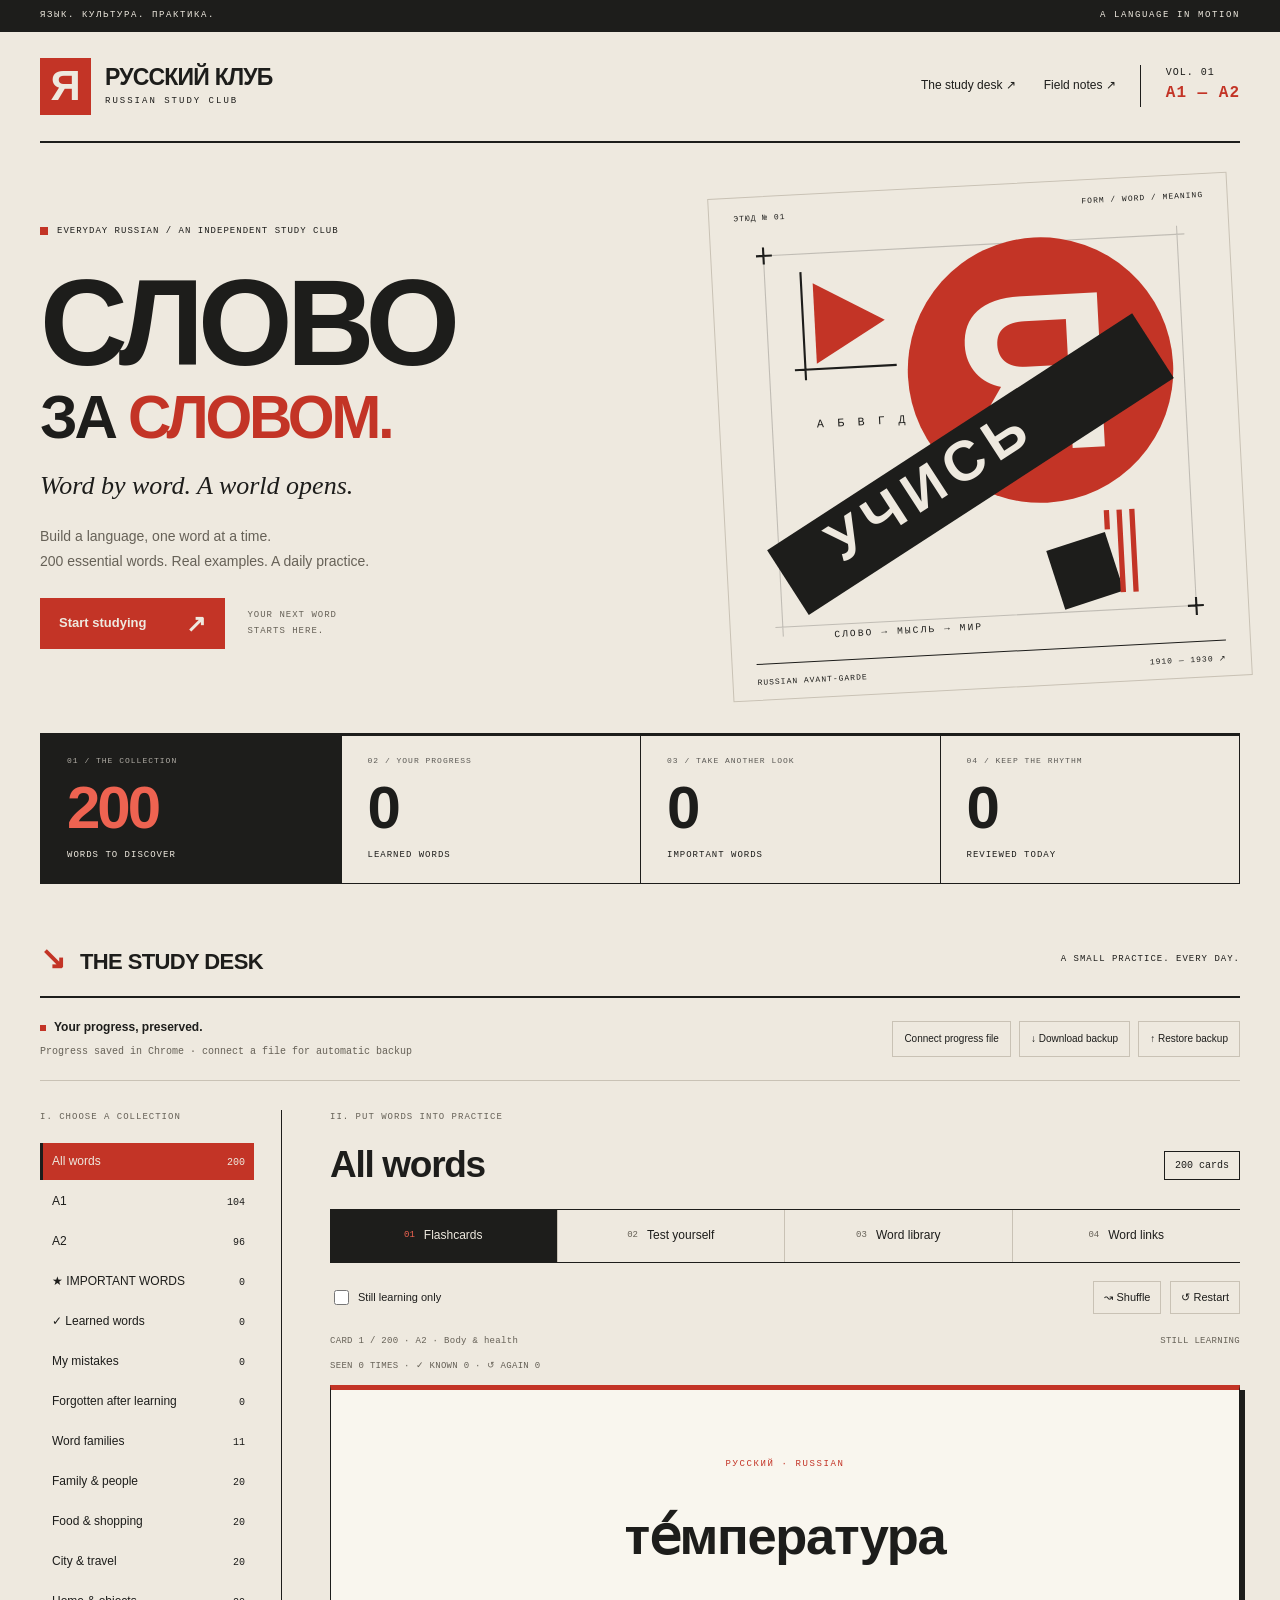
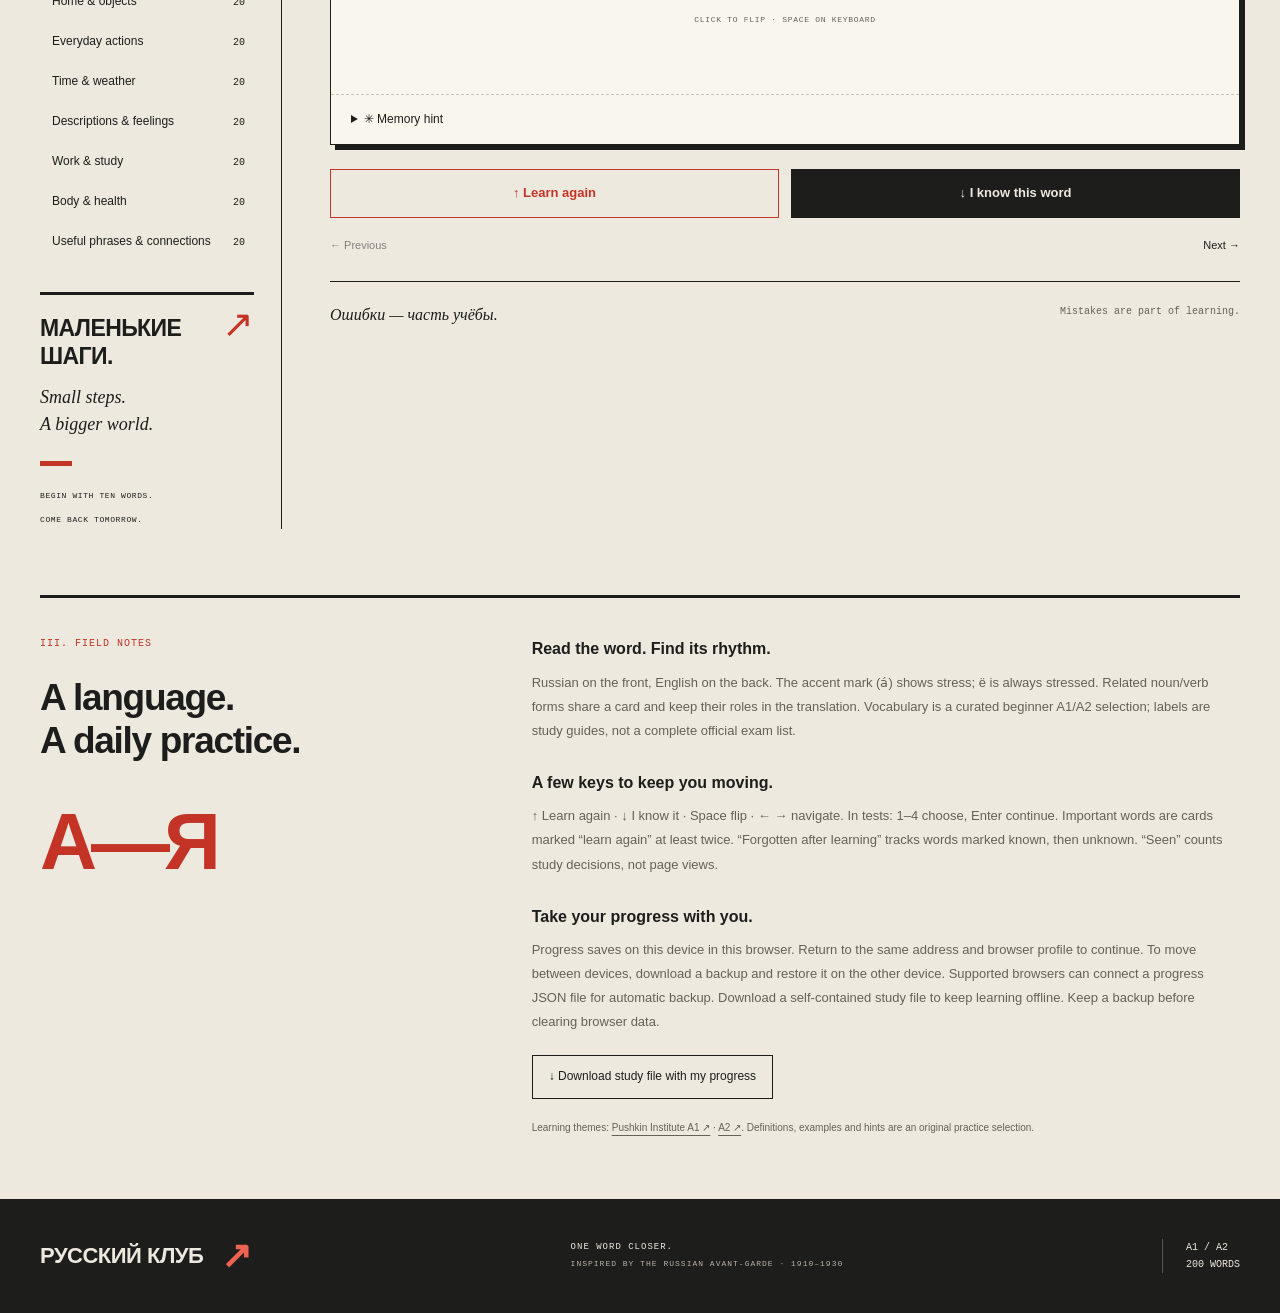
<file: index.html>
<!doctype html>
<html lang="en">
<head>
  <meta charset="utf-8">
  <meta name="viewport" content="width=device-width,initial-scale=1">
  <meta name="description" content="Learn everyday Russian with 200 A1/A2 flashcards, quizzes, stress marks and examples. A study desk inspired by the Russian avant-garde.">
  <meta name="theme-color" content="#c33426">
  <title>Русский клуб · Russian Study Club</title>
  <style>:root {
  --paper: #eee9df;
  --card: #f9f6ee;
  --ink: #1d1d1b;
  --red: #c33426;
  --muted: #666157;
  --line: #c9c2b5;
  --success: #dee7da;
  --mono: 'SFMono-Regular', Consolas, 'Liberation Mono', monospace;
  --display: 'Arial Black', 'Helvetica Neue', Arial, sans-serif;
}
* { box-sizing: border-box; }
html { scroll-behavior: smooth; scroll-padding-top: 24px; }
body { margin: 0; color: var(--ink); background: var(--paper); font: 15px/1.6 'Helvetica Neue', Arial, sans-serif; -webkit-font-smoothing: antialiased; }
::selection { color: var(--paper); background: var(--red); }
button, input, select { font: inherit; color: inherit; border-radius: 0; }
button { cursor: pointer; border: 1px solid var(--ink); background: transparent; padding: 11px 16px; font-size: 13px; transition: background-color .15s, color .15s; touch-action: manipulation; }
button:where(:hover:enabled) { background: var(--ink); color: var(--paper); }
button:disabled { opacity: .5; cursor: default; }
button:focus-visible, a:focus-visible, input:focus-visible, select:focus-visible, summary:focus-visible { outline: 3px solid var(--red); outline-offset: 4px; }
a { color: inherit; text-underline-offset: 4px; }
button, a, input { -webkit-tap-highlight-color: transparent; }
.skip-link { position: absolute; top: -100px; left: 16px; z-index: 10; padding: 12px 20px; background: var(--ink); color: var(--paper); }
.skip-link:focus { top: 8px; }
.topline { display: flex; justify-content: space-between; gap: 12px; background: var(--ink); color: var(--paper); padding: 9px max(32px, calc((100vw - 1280px) / 2)); font: 9px/1.5 var(--mono); letter-spacing: 1.6px; }
.masthead { max-width: 1280px; margin: auto; padding: 26px 0; display: flex; align-items: center; justify-content: space-between; gap: 24px; border-bottom: 2px solid var(--ink); }
.brand { display: flex; align-items: center; gap: 14px; text-decoration: none; }
.seal { display: grid; place-items: center; width: 51px; height: 57px; background: var(--red); color: var(--paper); font: 900 42px/1 Arial, sans-serif; }
.brand-name { display: block; font: 900 23px/1.15 var(--display); letter-spacing: -.8px; }
.brand small { display: block; margin-top: 6px; font: 9px/1.3 var(--mono); letter-spacing: 2px; }
.header-links { display: flex; gap: 28px; margin-left: auto; }
.header-links a { font-size: 12px; text-decoration: none; }
.header-links a:hover { color: var(--red); }
.edition { border-left: 1px solid var(--ink); padding-left: 25px; font: 10px/1.6 var(--mono); letter-spacing: 1px; }
.edition span { display: block; color: var(--red); font-size: 16px; font-weight: 700; }
main { max-width: 1280px; margin: auto; }
.intro { display: grid; grid-template-columns: 1.2fr 1fr; align-items: center; gap: 55px; padding: 42px 0 44px; }
.eyebrow { font: 10px/1.6 var(--mono); letter-spacing: 1px; font-weight: 500; }
.intro .eyebrow { display: flex; align-items: center; gap: 9px; margin-bottom: 27px; font-size: 9px; }
.red-square { width: 8px; height: 8px; background: var(--red); flex-shrink: 0; }
h1 { margin: 0; font-family: var(--display); font-weight: 900; letter-spacing: -6px; line-height: .94; }
.hero-word { display: block; font-size: clamp(76px, 9.5vw, 136px); }
.hero-phrase { display: block; margin-top: 10px; font-size: clamp(39px, 4.7vw, 67px); letter-spacing: -3.3px; white-space: nowrap; }
h1 em { color: var(--red); font-style: normal; }
.hero-translation { margin: 22px 0 0; font: italic 26px/1.4 Georgia, serif; }
.intro-description { margin: 19px 0 24px; color: var(--muted); font-size: 14px; line-height: 1.8; }
.hero-action { display: flex; align-items: center; gap: 22px; }
.start-study { display: flex; align-items: center; justify-content: space-between; gap: 40px; min-height: 51px; padding: 12px 19px; color: var(--paper); background: var(--red); text-decoration: none; font-size: 13px; font-weight: 700; }
.start-study:hover { background: var(--ink); }
.start-study span { font-size: 24px; line-height: 1; }
.hero-action > span { font: 9px/1.7 var(--mono); letter-spacing: 1px; color: var(--muted); }
.poster { margin: 0; min-width: 0; padding: 15px 15px 11px; border: 1px solid var(--line); transform: rotate(-3deg); }
.poster-art { display: block; width: 100%; height: auto; }
.poster-caption, .poster figcaption { display: flex; justify-content: space-between; gap: 10px; font: 8px/1.5 var(--mono); letter-spacing: 1px; }
.poster figcaption { border-top: 1px solid var(--ink); padding-top: 12px; margin: 4px 9px 0; }
.poster-caption { margin: 0 9px; }
.stats { display: grid; grid-template-columns: repeat(4, minmax(0, 1fr)); border: 1px solid var(--ink); border-top: 3px solid var(--ink); }
.stats > div { padding: 19px 26px 21px; border-left: 1px solid var(--ink); }
.stats > div:first-child { border-left: 0; }
.stats .stat-total { color: var(--paper); background: var(--ink); }
.stats .stat-total strong { color: #ee6351; }
.stats span { display: block; font: 9px/1.6 var(--mono); letter-spacing: 1px; }
.stats .stat-index { opacity: .7; font-size: 8px; }
.stats strong { display: block; margin: 7px 0; font: 800 60px/1.1 var(--display); letter-spacing: -3px; font-variant-numeric: tabular-nums; }
.desk-heading { display: flex; align-items: center; justify-content: space-between; gap: 20px; border-bottom: 2px solid var(--ink); padding: 55px 0 17px; }
.desk-heading h2 { margin: 0; font: 900 22px/1.3 var(--display); letter-spacing: -.6px; }
.desk-heading h2 span { color: var(--red); margin-right: 9px; font-size: 31px; }
.desk-heading > span { font: 9px/1.6 var(--mono); letter-spacing: 1px; }
.savebar { display: flex; align-items: center; justify-content: space-between; gap: 20px; padding: 20px 0; margin-bottom: 29px; border-bottom: 1px solid var(--line); }
.savebar b { display: flex; align-items: center; gap: 8px; font-size: 12px; }
.status-dot { width: 6px; height: 6px; background: var(--red); }
.savebar p { color: var(--muted); font: 10px/1.7 var(--mono); margin: 5px 0 0; }
.actions { display: flex; flex-wrap: wrap; gap: 8px; }
.savebar button { font-size: 10px; border-color: var(--line); padding: 9px 11px; }
.workspace { display: grid; grid-template-columns: 242px minmax(0, 1fr); gap: 48px; }
aside { border-right: 1px solid var(--ink); padding-right: 27px; }
aside > .eyebrow, .study > .eyebrow { color: var(--muted); margin-bottom: 19px; font-size: 9px; }
#categories { display: grid; gap: 3px; }
#categories button { display: flex; align-items: baseline; justify-content: space-between; text-align: left; border: 0; border-left: 3px solid transparent; padding: 10px 9px; font-size: 12px; line-height: 1.4; gap: 10px; }
#categories button.active { color: var(--paper); background: var(--red); border-color: var(--ink); }
#categories small { font: 10px/1.5 var(--mono); flex-shrink: 0; }
.little-note { position: relative; border-top: 3px solid var(--ink); margin-top: 32px; padding-top: 20px; }
.note-symbol { position: absolute; right: 0; top: 10px; font-size: 38px; line-height: 1; color: var(--red); }
.little-note strong { display: block; font: 900 23px/1.2 var(--display); letter-spacing: -.6px; }
.little-note p { font: italic 18px/1.5 Georgia, serif; margin: 14px 0; }
.note-rule { display: block; width: 32px; height: 5px; background: var(--red); margin: 23px 0 15px; }
.little-note small { font: 8px/1.8 var(--mono); letter-spacing: .6px; }
.study { min-width: 0; }
.title-row { display: flex; align-items: center; justify-content: space-between; gap: 16px; margin-bottom: 22px; }
h2 { margin: 0; font: 800 37px/1.2 var(--display); letter-spacing: -1.3px; }
.pill { padding: 6px 10px; border: 1px solid var(--ink); font: 10px/1.5 var(--mono); white-space: nowrap; }
.tabs { display: grid; grid-template-columns: repeat(4, minmax(0, 1fr)); border-top: 1px solid var(--ink); border-bottom: 1px solid var(--ink); margin-bottom: 18px; }
.tabs button { display: flex; align-items: center; justify-content: center; gap: 9px; border: 0; border-right: 1px solid var(--line); padding: 16px 10px; font-size: 12px; }
.tabs button:last-child { border-right: 0; }
.tab-number { color: var(--muted); font: 9px/1 var(--mono); }
.tabs button.active { background: var(--ink); color: var(--paper); }
.tabs button.active .tab-number, .tabs button:hover .tab-number { color: #ee6351; }
#controls { display: flex; align-items: center; justify-content: flex-end; gap: 9px; margin-bottom: 20px; font-size: 11px; }
#controls label { display: flex; align-items: center; gap: 6px; margin-right: auto; }
input[type="checkbox"] { accent-color: var(--red); width: 15px; height: 15px; }
#controls button { padding: 7px 10px; font-size: 11px; border-color: var(--line); }
.meta { display: flex; justify-content: space-between; flex-wrap: wrap; gap: 8px; margin: 10px 0; color: var(--muted); font: 9px/1.7 var(--mono); letter-spacing: .3px; }
.card { border: 1px solid var(--ink); border-top: 5px solid var(--red); background: var(--card); box-shadow: 5px 5px 0 var(--ink); }
.flip { width: 100%; min-height: 304px; border: 0; padding: 34px 26px; display: flex; flex-direction: column; align-items: center; justify-content: center; text-align: center; background: transparent; }
button.flip:hover { color: var(--ink); background: #e8e1d4; }
.flip small { color: var(--red); font: 9px/1.7 var(--mono); letter-spacing: 1.6px; }
.word { max-width: 100%; font-size: clamp(32px, 4.1vw, 57px); line-height: 1.4; letter-spacing: -1.3px; font-weight: 700; margin: 27px 0; overflow-wrap: anywhere; }
.translation { font-size: 29px; font-weight: 700; line-height: 1.4; margin: 24px 0 13px; overflow-wrap: anywhere; }
.example { font: italic 20px/1.6 Georgia, serif; margin: 8px 0 17px; }
.flip .foot { color: var(--muted); font: 8px/1.7 var(--mono); letter-spacing: .7px; margin-top: 13px; }
details { border-top: 1px dashed var(--line); padding: 15px 20px; font-size: 13px; }
summary { cursor: pointer; font-size: 12px; }
details p { line-height: 1.8; }
details small { color: var(--muted); }
.grade { display: flex; gap: 12px; margin: 24px 0 12px; }
.grade button { flex: 1; min-height: 49px; font-size: 13px; font-weight: 600; }
.primary { background: var(--ink); color: var(--paper); }
.primary:hover { background: var(--red); border-color: var(--red); }
.orange { border-color: var(--red); color: var(--red); }
.orange:hover { background: var(--red); color: var(--paper); }
.navigation { display: flex; justify-content: space-between; gap: 12px; }
.navigation button { padding: 7px 0; border: 0; font-size: 11px; }
.navigation button:hover { color: var(--red); background: transparent; }
.motivation { display: flex; justify-content: space-between; flex-wrap: wrap; gap: 8px; padding: 21px 0; margin-top: 20px; border-top: 1px solid var(--ink); }
.motivation span:first-child { font: italic 16px/1.5 Georgia, serif; }
.motivation span:last-child { font: 10px/1.7 var(--mono); color: var(--muted); }
.empty, .setup, .result { padding: 35px; border: 1px solid var(--ink); background: var(--card); border-top: 5px solid var(--red); }
.empty h3, .setup h3, .result h3 { font-size: 25px; line-height: 1.25; letter-spacing: -.5px; }
.setup .eyebrow, .result .eyebrow { color: var(--red); }
.setup label { display: flex; flex-wrap: wrap; align-items: center; gap: 14px; margin: 18px 0; font-size: 13px; }
.setup select, .search { background: var(--card); padding: 12px; border: 1px solid var(--ink); max-width: 100%; }
.setup .primary { margin-top: 8px; }
.answers { display: grid; grid-template-columns: 1fr 1fr; gap: 12px; margin: 25px 0 20px; }
.answers button { text-align: left; min-height: 68px; background: var(--card); display: flex; align-items: center; gap: 14px; }
.answers button small { font: 11px var(--mono); border: 1px solid var(--line); padding: 5px 8px; }
.answers button:hover:enabled { background: var(--ink); }
.answers button:disabled { opacity: 1; }
.answers .correct { background: var(--success); border: 2px solid #42613a; }
.answers .wrong { background: #f2dcd3; border: 2px solid var(--red); }
.feedback { border: 1px solid var(--ink); background: var(--card); padding: 24px; }
.feedback strong { color: var(--red); }
.feedback p { margin: 8px 0; }
.feedback .primary { margin-top: 12px; }
.score { color: var(--red); font: 900 90px/1.3 var(--display); letter-spacing: -5px; margin: 15px 0; }
.search { width: 100%; margin-bottom: 20px; font-size: 14px; }
.entry { padding: 24px 0; border-bottom: 1px solid var(--ink); }
.entry:first-child { padding-top: 5px; }
.entry h3 { font-size: 29px; line-height: 1.5; margin: 8px 0 0; }
.entry small { color: var(--muted); font: 9px/1.6 var(--mono); }
.entry .meaning { font-size: 17px; }
.entry p { margin: 7px 0; }
.entry details { margin-top: 13px; padding: 12px 0; }
.entry .actions { margin-top: 13px; }
.entry .actions button { font-size: 11px; padding: 8px 12px; }
.chips { display: flex; flex-wrap: wrap; gap: 8px; margin-bottom: 18px; }
.chips button { font-size: 11px; }
.chips button.active { background: var(--red); border-color: var(--red); color: var(--paper); }
.pair { border-top: 1px solid var(--ink); padding: 23px 0 12px; }
.pair .pair-row { display: grid; grid-template-columns: 1fr auto 1fr; align-items: center; gap: 16px; text-align: center; }
.pair strong { font-size: 26px; overflow-wrap: anywhere; }
.pair .pair-row > span { color: var(--red); font-size: 27px; }
.pair p { font-size: 12px; color: var(--muted); }
.about { display: grid; grid-template-columns: 1fr 1.7fr; gap: 75px; border-top: 3px solid var(--ink); margin: 66px 0 0; padding: 38px 0 45px; }
.about-title .eyebrow { color: var(--red); margin-bottom: 25px; }
.about h2 { font-size: 37px; line-height: 1.15; }
.about-mark { display: block; font: 900 79px/1.1 var(--display); letter-spacing: -6px; color: var(--red); margin-top: 37px; }
.about-copy h3 { margin: 0 0 9px; font-size: 16px; }
.about-copy h3:not(:first-child) { margin-top: 27px; }
.about-copy p { margin: 0 0 17px; font-size: 13px; color: var(--muted); line-height: 1.85; }
.about-copy button { margin: 4px 0 20px; font-size: 12px; }
.about-copy .source { font-size: 10px; }
footer { display: flex; align-items: center; justify-content: space-between; gap: 30px; background: var(--ink); color: var(--paper); padding: 35px max(32px, calc((100vw - 1280px) / 2)); }
.footer-brand { display: flex; gap: 18px; align-items: center; font: 900 22px/1.2 var(--display); text-decoration: none; letter-spacing: -.5px; }
.footer-brand span { color: #ee6351; font-size: 37px; }
footer > div { font: 9px/1.9 var(--mono); letter-spacing: 1px; }
footer > div > span { color: #bbb4a8; font-size: 8px; }
.footer-edition { font: 10px/1.7 var(--mono); border-left: 1px solid #57554e; padding-left: 23px; }
dialog { border: 2px solid var(--ink); border-top: 8px solid var(--red); background: var(--paper); color: var(--ink); padding: 30px; max-width: min(650px, calc(100% - 32px)); box-shadow: 9px 9px var(--ink); }
dialog::backdrop { background: #1d1d1bb3; }
dialog h2 { font-size: 28px; margin: 17px 0; }
dialog p { font-size: 14px; }
dialog .actions { margin-top: 22px; }
#toast { display: none; position: fixed; bottom: 22px; left: 50%; transform: translateX(-50%); max-width: calc(100vw - 32px); padding: 16px 24px; border-left: 5px solid #ee6351; background: var(--ink); color: var(--paper); font-size: 12px; z-index: 5; box-shadow: 3px 3px var(--red); }
@media (min-width: 1700px) { .intro { padding-top: 55px; padding-bottom: 55px; } }
@media (max-width: 1400px) { main, .masthead { margin-left: 40px; margin-right: 40px; } .topline, footer { padding-left: 40px; padding-right: 40px; } }
@media (max-width: 1050px) {
  .intro { gap: 25px; }
  .intro .eyebrow { font-size: 8px; letter-spacing: .4px; }
  .hero-phrase { letter-spacing: -2px; }
  .hero-translation { font-size: 22px; }
  .stats > div { padding: 18px; }
  .stats .stat-index { font-size: 7px; letter-spacing: .4px; }
  .workspace { grid-template-columns: 206px minmax(0, 1fr); gap: 28px; }
  aside { padding-right: 20px; }
  .tabs button { flex-direction: column; gap: 7px; font-size: 11px; padding: 12px 5px; }
  .savebar { align-items: flex-start; flex-direction: column; gap: 13px; }
  .about { gap: 40px; }
  footer { flex-wrap: wrap; }
}
@media (max-width: 760px) {
  main, .masthead { margin-left: 22px; margin-right: 22px; }
  .topline, footer { padding-left: 22px; padding-right: 22px; }
  .masthead { padding: 19px 0; gap: 15px; }
  .brand-name { font-size: 20px; }
  .brand small { font-size: 8px; letter-spacing: 1.2px; }
  .seal { width: 44px; height: 49px; font-size: 36px; }
  .header-links { display: none; }
  .edition { font-size: 8px; padding-left: 16px; }
  .edition span { font-size: 13px; }
  .intro { grid-template-columns: minmax(0, 1fr) .7fr; padding: 34px 0; gap: 18px; }
  .intro .eyebrow { font-size: 7px; letter-spacing: .1px; margin-bottom: 23px; }
  h1 { letter-spacing: -4px; }
  .hero-word { font-size: clamp(66px, 10vw, 80px); }
  .hero-phrase { font-size: clamp(29px, 4.5vw, 35px); letter-spacing: -1.4px; }
  .hero-translation { font-size: 19px; margin-top: 18px; }
  .intro-description { font-size: 12px; }
  .hero-action > span { display: none; }
  .poster { padding: 8px; }
  .poster-caption, .poster figcaption { font-size: 6px; letter-spacing: .1px; margin-left: 0; margin-right: 0; }
  .poster figcaption { padding-top: 8px; }
  .stats { grid-template-columns: 1fr 1fr; }
  .stats > div { padding: 15px 20px; }
  .stats > div:nth-child(3) { border-left: 0; border-top: 1px solid var(--ink); }
  .stats > div:nth-child(4) { border-top: 1px solid var(--ink); }
  .stats strong { font-size: 47px; }
  .stats .stat-index { font-size: 8px; }
  .desk-heading { padding-top: 37px; }
  .desk-heading h2 { font-size: 19px; }
  .desk-heading > span { font-size: 7px; }
  .workspace { grid-template-columns: minmax(0, 1fr); gap: 22px; }
  aside { border-right: 0; padding: 0; border-bottom: 1px solid var(--ink); }
  aside > .eyebrow { margin-bottom: 12px; }
  #categories { display: flex; gap: 6px; overflow-x: auto; padding-bottom: 17px; scrollbar-width: thin; scrollbar-color: var(--red) var(--paper); }
  #categories button { flex: 0 0 auto; border: 1px solid var(--line); padding: 9px 12px; min-height: 41px; font-size: 11px; }
  #categories button.active { border-color: var(--red); }
  .little-note { display: none; }
  .study > .eyebrow { margin-bottom: 12px; }
  h2 { font-size: 31px; }
  .title-row { margin-bottom: 19px; }
  .tabs button { flex-direction: row; gap: 7px; padding: 14px 5px; }
  .word { font-size: clamp(30px, 6.5vw, 45px); }
  .about { grid-template-columns: 1fr; gap: 24px; margin-top: 43px; padding-top: 28px; }
  .about-title { position: relative; }
  .about h2 { font-size: 30px; }
  .about-title .eyebrow { margin-bottom: 15px; }
  .about-mark { position: absolute; right: 0; bottom: 0; font-size: 56px; margin: 0; }
  footer { gap: 22px; }
  .footer-brand { width: 100%; font-size: 23px; }
  .footer-edition { margin-left: auto; }
}
@media (max-width: 480px) {
  .topline { padding-top: 8px; padding-bottom: 8px; font-size: 7px; letter-spacing: .7px; }
  .topline > span:last-child { letter-spacing: 0; }
  .masthead { gap: 10px; }
  .brand { gap: 10px; }
  .brand-name { font-size: 17px; letter-spacing: -.4px; }
  .brand small { font-size: 7px; }
  .edition { padding-left: 10px; font-size: 7px; letter-spacing: .2px; }
  .intro { position: relative; display: block; padding: 30px 0; }
  .intro-copy { position: relative; z-index: 1; }
  .intro .eyebrow { font-size: 7px; letter-spacing: .3px; }
  .hero-word { font-size: clamp(72px, 20vw, 95px); letter-spacing: -4px; }
  .hero-phrase { font-size: clamp(33px, 8.5vw, 40px); letter-spacing: -1.8px; }
  .hero-translation { font-size: 22px; max-width: 245px; }
  .intro-description { max-width: calc(100% - 115px); margin-top: 16px; font-size: 12px; }
  .poster { position: absolute; width: 106px; right: -4px; bottom: 29px; padding: 4px; transform: rotate(-8deg); opacity: .95; }
  .poster-caption, .poster figcaption { display: none; }
  .hero-action { margin-top: 22px; }
  .start-study { min-height: 45px; gap: 28px; padding: 10px 14px; font-size: 12px; }
  .stats > div { padding: 13px 14px; }
  .stats strong { font-size: 45px; margin: 7px 0; }
  .stats span { font-size: 8px; letter-spacing: .5px; }
  .stats .stat-index { font-size: 7px; }
  .desk-heading { gap: 10px; align-items: flex-end; }
  .desk-heading h2 { font-size: 17px; }
  .desk-heading h2 span { font-size: 26px; margin-right: 3px; }
  .desk-heading > span { max-width: 83px; text-align: right; font-size: 7px; }
  .savebar { padding: 16px 0; margin-bottom: 24px; }
  .savebar p { font-size: 9px; }
  .savebar .actions { display: grid; grid-template-columns: 1fr 1fr; width: 100%; }
  .savebar button { padding: 9px 8px; min-height: 38px; }
  #connectFile { grid-column: 1 / -1; }
  h2 { font-size: 27px; }
  .pill { font-size: 9px; padding: 5px 8px; }
  .tabs { grid-template-columns: 1fr 1fr; }
  .tabs button { justify-content: flex-start; padding: 12px 14px; }
  .tabs button:nth-child(2) { border-right: 0; }
  .tabs button:nth-child(-n+2) { border-bottom: 1px solid var(--line); }
  #controls { gap: 6px; flex-wrap: wrap; font-size: 10px; }
  #controls button { padding: 7px 8px; font-size: 10px; }
  #controls label { gap: 3px; }
  .meta { font-size: 8px; gap: 5px; }
  .flip { min-height: 275px; padding: 28px 18px; }
  .word { font-size: 35px; letter-spacing: -.7px; }
  .translation { font-size: 24px; }
  .example { font-size: 18px; }
  .grade { gap: 8px; }
  .grade button { font-size: 11px; padding: 11px 6px; }
  .motivation { flex-direction: column; padding: 17px 0; gap: 3px; }
  .empty, .setup, .result { padding: 24px 20px; }
  .answers { grid-template-columns: 1fr; gap: 9px; }
  .pair strong { font-size: 21px; }
  .pair .pair-row { gap: 9px; }
  .about h2 { font-size: 28px; }
  .about-mark { font-size: 43px; letter-spacing: -4px; }
  .about-copy p { font-size: 12px; }
  footer > div { font-size: 8px; letter-spacing: .5px; }
  footer > div > span { font-size: 7px; display: inline-block; max-width: 225px; }
  .footer-edition { font-size: 8px; padding-left: 12px; }
}
@media (max-width: 350px) {
  main, .masthead { margin-left: 16px; margin-right: 16px; }
  .topline, footer { padding-left: 16px; padding-right: 16px; }
  .poster { width: 76px; right: 0; }
  .intro-description { max-width: calc(100% - 88px); }
  .hero-word { font-size: 69px; }
  .hero-phrase { font-size: 32px; }
  .intro .eyebrow { font-size: 6px; }
  .edition { display: none; }
  #controls label { width: 100%; margin-bottom: 3px; }
  .stats .stat-index { font-size: 6px; }
}
@media (prefers-reduced-motion: reduce) {
  html { scroll-behavior: auto; }
  *, *::before, *::after { transition: none !important; }
}
</style>
</head>
<body>
  <a class="skip-link" href="#study-room">Skip to study desk</a>
  <div class="topline"><span>ЯЗЫК. КУЛЬТУРА. ПРАКТИКА.</span><span>A LANGUAGE IN MOTION</span></div>
  <header class="masthead">
    <a class="brand" href="#" aria-label="Russian Study Club home">
      <b class="seal" lang="ru" aria-hidden="true">Я</b>
      <span><span class="brand-name" lang="ru">РУССКИЙ КЛУБ</span><small>RUSSIAN STUDY CLUB</small></span>
    </a>
    <div class="header-links"><a href="#study-room">The study desk ↗</a><a href="#field-notes">Field notes ↗</a></div>
    <span class="edition">VOL. 01<span>A1 — A2</span></span>
  </header>
  <main>
    <section class="intro" aria-labelledby="hero-title">
      <div class="intro-copy">
        <div class="eyebrow"><span class="red-square" aria-hidden="true"></span> EVERYDAY RUSSIAN / AN INDEPENDENT STUDY CLUB</div>
        <h1 id="hero-title" lang="ru"><span class="hero-word">СЛОВО</span><span class="hero-phrase">ЗА <em>СЛОВОМ.</em></span></h1>
        <p class="hero-translation">Word by word. A world opens.</p>
        <p class="intro-description">Build a language, one word at a time.<br>200 essential words. Real examples. A daily practice.</p>
        <div class="hero-action"><a class="start-study" href="#study-room">Start studying <span aria-hidden="true">↗</span></a><span>YOUR NEXT WORD<br>STARTS HERE.</span></div>
      </div>
      <figure class="poster">
        <div class="poster-caption"><span>ЭТЮД № 01</span><span>FORM / WORD / MEANING</span></div>
        <svg class="poster-art" viewBox="0 0 460 410" aria-hidden="true" focusable="false" xmlns="http://www.w3.org/2000/svg">
          <path d="M28 30H432M28 380H432M35 22V389M425 22V389" fill="none" stroke="currentColor" stroke-width="1" opacity=".22"/>
          <path d="M28 30H43M35 22V38M417 380H432M425 372V389" fill="none" stroke="currentColor" stroke-width="2"/>
          <circle cx="290" cy="151" r="125" fill="var(--red)"/>
          <text x="285" y="226" text-anchor="middle" fill="var(--paper)" font-family="Arial, sans-serif" font-size="211" font-weight="900">Я</text>
          <path d="M24 307L379 102L415 165L60 370Z" fill="var(--ink)"/>
          <text transform="translate(94 323) rotate(-30)" fill="var(--paper)" font-family="Arial, sans-serif" font-size="53" font-weight="800" letter-spacing="7">УЧИСЬ</text>
          <path d="M80 58L146 96L80 134Z" fill="var(--red)"/>
          <path d="M69 47V149M59 139H155" fill="none" stroke="var(--ink)" stroke-width="2"/>
          <rect x="293" y="313" width="58" height="58" fill="var(--ink)" transform="rotate(-15 322 342)"/>
          <path d="M369 286V364M357 286V364M345 286V304" stroke="var(--red)" stroke-width="5"/>
          <text x="77" y="194" fill="var(--ink)" font-family="monospace" font-size="11" letter-spacing="3">А Б В Г Д</text>
          <text x="83" y="392" fill="var(--ink)" font-family="monospace" font-size="9" letter-spacing="2">СЛОВО → МЫСЛЬ → МИР</text>
        </svg>
        <figcaption><span>RUSSIAN AVANT-GARDE</span><span>1910 — 1930 ↗</span></figcaption>
      </figure>
    </section>

    <section class="stats" aria-label="Study statistics">
      <div class="stat-total"><span class="stat-index">01 / THE COLLECTION</span><strong id="total">200</strong><span>WORDS TO DISCOVER</span></div>
      <div><span class="stat-index">02 / YOUR PROGRESS</span><strong id="learnedTotal">0</strong><span>LEARNED WORDS</span></div>
      <div><span class="stat-index">03 / TAKE ANOTHER LOOK</span><strong id="importantTotal">0</strong><span>IMPORTANT WORDS</span></div>
      <div><span class="stat-index">04 / KEEP THE RHYTHM</span><strong id="todayTotal">0</strong><span>REVIEWED TODAY</span></div>
    </section>

    <div class="desk-heading" id="study-room"><h2><span aria-hidden="true">↘</span> THE STUDY DESK</h2><span>A SMALL PRACTICE. EVERY DAY.</span></div>
    <section class="savebar" aria-label="Progress and backups">
      <div><b><span class="status-dot" aria-hidden="true"></span> Your progress, preserved.</b><p id="saveStatus" role="status">Opening your study room…</p></div>
      <div class="actions"><button id="connectFile">Connect progress file</button><button id="backup">↓ Download backup</button><button id="import">↑ Restore backup</button><input id="importFile" type="file" accept="application/json,.json" hidden></div>
    </section>

    <div class="workspace">
      <aside>
        <div class="eyebrow">I. CHOOSE A COLLECTION</div>
        <nav id="categories" aria-label="Word categories"></nav>
        <div class="little-note"><span class="note-symbol" aria-hidden="true">↗</span><strong lang="ru">МАЛЕНЬКИЕ<br>ШАГИ.</strong><p>Small steps.<br>A bigger world.</p><span class="note-rule"></span><small>BEGIN WITH TEN WORDS.<br>COME BACK TOMORROW.</small></div>
      </aside>
      <section class="study" aria-label="Study collection">
        <div class="eyebrow">II. PUT WORDS INTO PRACTICE</div>
        <div class="title-row"><h2 id="stackTitle">All words</h2><span id="stackCount" class="pill"></span></div>
        <div class="tabs" role="group" aria-label="Study mode">
          <button data-mode="cards"><span class="tab-number" aria-hidden="true">01</span> Flashcards</button>
          <button data-mode="quiz"><span class="tab-number" aria-hidden="true">02</span> Test yourself</button>
          <button data-mode="library"><span class="tab-number" aria-hidden="true">03</span> Word library</button>
          <button data-mode="links"><span class="tab-number" aria-hidden="true">04</span> Word links</button>
        </div>
        <div id="controls"><label><input id="unlearned" type="checkbox"> Still learning only</label><button id="shuffle">↝ Shuffle</button><button id="restart">↺ Restart</button></div>
        <div id="content"></div>
        <div class="motivation" id="motivation"><span lang="ru">Ошибки — часть учёбы.</span><span>Mistakes are part of learning.</span></div>
      </section>
    </div>

    <section class="about" id="field-notes" aria-labelledby="notes-title">
      <div class="about-title"><div class="eyebrow">III. FIELD NOTES</div><h2 id="notes-title">A language.<br>A daily practice.</h2><span class="about-mark" lang="ru" aria-hidden="true">А—Я</span></div>
      <div class="about-copy">
        <h3>Read the word. Find its rhythm.</h3>
        <p>Russian on the front, English on the back. The accent mark (а́) shows stress; ё is always stressed. Related noun/verb forms share a card and keep their roles in the translation. Vocabulary is a curated beginner A1/A2 selection; labels are study guides, not a complete official exam list.</p>
        <h3>A few keys to keep you moving.</h3>
        <p>↑ Learn again · ↓ I know it · Space flip · ← → navigate. In tests: 1–4 choose, Enter continue. Important words are cards marked “learn again” at least twice. “Forgotten after learning” tracks words marked known, then unknown. “Seen” counts study decisions, not page views.</p>
        <h3>Take your progress with you.</h3>
        <p>Progress saves on this device in this browser. Return to the same address and browser profile to continue. To move between devices, download a backup and restore it on the other device. Supported browsers can connect a progress JSON file for automatic backup. Download a self-contained study file to keep learning offline. Keep a backup before clearing browser data.</p>
        <button id="downloadHtml">↓ Download study file with my progress</button>
        <p class="source">Learning themes: <a href="https://www.pushkininstitute.ru/beginner" target="_blank" rel="noreferrer">Pushkin Institute A1 ↗</a> · <a href="https://www.pushkininstitute.ru/basic" target="_blank" rel="noreferrer">A2 ↗</a>. Definitions, examples and hints are an original practice selection.</p>
      </div>
    </section>
  </main>
  <footer><a class="footer-brand" href="#" lang="ru">РУССКИЙ КЛУБ<span aria-hidden="true">↗</span></a><div>ONE WORD CLOSER.<br><span>INSPIRED BY THE RUSSIAN AVANT-GARDE · 1910–1930</span></div><span class="footer-edition">A1 / A2<br>200 WORDS</span></footer>
  <dialog id="fileDialog"><div class="eyebrow">PROGRESS ARCHIVE</div><h2>Existing progress file</h2><p id="fileQuestion"></p><div class="actions"><button id="useExisting">Restore its progress</button><button id="replaceExisting">Replace with current progress</button><button id="cancelExisting">Cancel</button></div></dialog>
  <div id="toast" role="status"></div>
  <script id="word-data" type="application/json">[{"id": "я", "ru": "я", "en": "I", "example": "Я дома.", "hint": "Я is one letter: just one person — I.", "level": "A1", "category": "Family & people"}, {"id": "ты", "ru": "ты", "en": "you (informal singular)", "example": "Ты здесь?", "hint": "Use ты with a friend; вы is polite or plural.", "level": "A1", "category": "Family & people"}, {"id": "он / она / оно", "ru": "он / она́ / оно́", "en": "he / she / it", "example": "Она дома.", "hint": "он = masculine; она = feminine; оно = neuter.", "level": "A1", "category": "Family & people"}, {"id": "мы", "ru": "мы", "en": "we", "example": "Мы вместе.", "hint": "Я + ты = мы: I + you = we.", "level": "A1", "category": "Family & people"}, {"id": "вы", "ru": "вы", "en": "you (polite or plural)", "example": "Вы говорите по-английски?", "hint": "One person politely, or several people: вы.", "level": "A1", "category": "Family & people"}, {"id": "они", "ru": "они́", "en": "they", "example": "Они здесь.", "hint": "Он is he; они adds more people: they.", "level": "A1", "category": "Family & people"}, {"id": "человек", "ru": "челове́к", "en": "person", "example": "Это хороший человек.", "hint": "Irregular plural: люди = people.", "level": "A1", "category": "Family & people"}, {"id": "семья", "ru": "семья́", "en": "family", "example": "У меня большая семья.", "hint": "A family photo helps: моя семья = my family.", "level": "A1", "category": "Family & people"}, {"id": "мама", "ru": "ма́ма", "en": "mum / mother", "example": "Моя мама дома.", "hint": "мама sounds like mama; feminine.", "level": "A1", "category": "Family & people"}, {"id": "папа", "ru": "па́па", "en": "dad / father", "example": "Мой папа врач.", "hint": "Despite ending in -а, папа is masculine.", "level": "A1", "category": "Family & people"}, {"id": "брат", "ru": "брат", "en": "brother", "example": "Это мой брат.", "hint": "брат and brother are distant language relatives.", "level": "A1", "category": "Family & people"}, {"id": "сестра", "ru": "сестра́", "en": "sister", "example": "Моя сестра учится.", "hint": "сестра and sister share a recognisable s–s–t pattern.", "level": "A1", "category": "Family & people"}, {"id": "друг / подруга", "ru": "друг / подру́га", "en": "male friend / female friend", "example": "Это моя подруга.", "hint": "друг → друзья (friends); подруга is a female friend.", "level": "A1", "category": "Family & people"}, {"id": "ребёнок", "ru": "ребёнок", "en": "child", "example": "Ребёнок спит.", "hint": "Irregular plural: дети = children.", "level": "A1", "category": "Family & people"}, {"id": "родители", "ru": "роди́тели", "en": "parents", "example": "Мои родители живут здесь.", "hint": "Род- connects to birth and family: родиться = be born.", "level": "A2", "category": "Family & people"}, {"id": "родственник", "ru": "родстве́нник", "en": "relative (male; generic)", "example": "У меня здесь есть родственники.", "hint": "Same род- family root as родители.", "level": "A2", "category": "Family & people"}, {"id": "сосед / соседка", "ru": "сосе́д / сосе́дка", "en": "male neighbour / female neighbour", "example": "Моя соседка очень добрая.", "hint": "Picture someone sitting next to you: a neighbour.", "level": "A2", "category": "Family & people"}, {"id": "гость", "ru": "гость", "en": "guest", "example": "Сегодня у нас гости.", "hint": "гость sounds a little like guest; plural гости.", "level": "A2", "category": "Family & people"}, {"id": "знакомый", "ru": "знако́мый", "en": "acquaintance / someone you know", "example": "Это мой знакомый.", "hint": "знать = know; знакомый = someone known to you.", "level": "A2", "category": "Family & people"}, {"id": "муж / жена", "ru": "муж / жена́", "en": "husband / wife", "example": "Мой муж работает дома.", "hint": "Learn the pair together; муж is not just any man here.", "level": "A2", "category": "Family & people"}, {"id": "вода", "ru": "вода́", "en": "water", "example": "Я пью воду.", "hint": "Think vodka without the k: the word водка comes from вода.", "level": "A1", "category": "Food & shopping"}, {"id": "хлеб", "ru": "хлеб", "en": "bread", "example": "Я покупаю хлеб.", "hint": "Picture a loaf beside a label: ХЛЕБ.", "level": "A1", "category": "Food & shopping"}, {"id": "молоко", "ru": "молоко́", "en": "milk", "example": "Я пью молоко.", "hint": "Three open syllables: мо-ло-КО; neuter.", "level": "A1", "category": "Food & shopping"}, {"id": "чай", "ru": "чай", "en": "tea", "example": "Я люблю чай.", "hint": "Sounds like chai, a familiar tea word.", "level": "A1", "category": "Food & shopping"}, {"id": "кофе", "ru": "ко́фе", "en": "coffee", "example": "Утром я пью кофе.", "hint": "Sounds like coffee; traditionally masculine: горячий кофе.", "level": "A1", "category": "Food & shopping"}, {"id": "сахар", "ru": "са́хар", "en": "sugar", "example": "Чай без сахара, пожалуйста.", "hint": "сахар resembles sugar; stress on the first syllable: са́хар.", "level": "A1", "category": "Food & shopping"}, {"id": "соль", "ru": "соль", "en": "salt", "example": "Передайте соль, пожалуйста.", "hint": "Short word, small pinch; feminine despite the soft sign.", "level": "A1", "category": "Food & shopping"}, {"id": "яблоко", "ru": "я́блоко", "en": "apple", "example": "Это красное яблоко.", "hint": "The -о ending points to neuter: красное яблоко.", "level": "A1", "category": "Food & shopping"}, {"id": "мясо", "ru": "мя́со", "en": "meat", "example": "Я не ем мясо.", "hint": "Picture a meat label: МЯСО; neuter.", "level": "A1", "category": "Food & shopping"}, {"id": "рыба", "ru": "ры́ба", "en": "fish", "example": "Я люблю рыбу.", "hint": "Imagine a fish with a label РЫБА; feminine.", "level": "A1", "category": "Food & shopping"}, {"id": "овощи", "ru": "о́вощи", "en": "vegetables", "example": "Я покупаю овощи.", "hint": "Think of a mixed vegetable basket: plural овощи.", "level": "A2", "category": "Food & shopping"}, {"id": "фрукты", "ru": "фру́кты", "en": "fruit (plural)", "example": "Здесь продают фрукты.", "hint": "Like the English fruit, with a к sound.", "level": "A2", "category": "Food & shopping"}, {"id": "завтрак", "ru": "завтра́к", "en": "breakfast", "example": "Завтрак готов.", "hint": "завтра = tomorrow; завтрак is the morning meal.", "level": "A2", "category": "Food & shopping"}, {"id": "обед", "ru": "обе́д", "en": "lunch / midday meal", "example": "Обед в час.", "hint": "Lunch at one: обед в час.", "level": "A2", "category": "Food & shopping"}, {"id": "ужин", "ru": "у́жин", "en": "dinner / evening meal", "example": "Мы готовим ужин.", "hint": "Think of the final meal: вечером ужин.", "level": "A2", "category": "Food & shopping"}, {"id": "покупка / покупать", "ru": "поку́пка / покупа́ть", "en": "purchase (noun) / buy (verb, imperfective)", "example": "Я покупаю хлеб.", "hint": "One family: покупка is the thing or act; покупать is the action.", "level": "A2", "category": "Food & shopping"}, {"id": "продажа / продавать", "ru": "про́дажа / продава́ть", "en": "sale (noun) / sell (verb, imperfective)", "example": "Здесь продают фрукты.", "hint": "покупать ↔ продавать: buy ↔ sell.", "level": "A2", "category": "Food & shopping"}, {"id": "цена", "ru": "це́на", "en": "price", "example": "Какая цена?", "hint": "Picture the number on a price tag: цена.", "level": "A2", "category": "Food & shopping"}, {"id": "скидка", "ru": "ски́дка", "en": "discount", "example": "Сегодня скидка.", "hint": "A discount knocks the price down: цена ниже.", "level": "A2", "category": "Food & shopping"}, {"id": "сдача", "ru": "сда́ча", "en": "change (money returned)", "example": "Вот ваша сдача.", "hint": "At a checkout, сдача is the money handed back, not change in general.", "level": "A2", "category": "Food & shopping"}, {"id": "город", "ru": "го́род", "en": "city / town", "example": "Это мой город.", "hint": "A город has streets, shops and people; masculine.", "level": "A1", "category": "City & travel"}, {"id": "улица", "ru": "у́лица", "en": "street", "example": "Это тихая улица.", "hint": "Picture a street sign: улица Ленина.", "level": "A1", "category": "City & travel"}, {"id": "дом", "ru": "дом", "en": "house / home", "example": "Это мой дом.", "hint": "Like domicile: a home.", "level": "A1", "category": "City & travel"}, {"id": "магазин", "ru": "магази́н", "en": "shop / store", "example": "Магазин открыт.", "hint": "False friend: магазин is a shop, not a magazine.", "level": "A1", "category": "City & travel"}, {"id": "школа", "ru": "шко́ла", "en": "school", "example": "Школа рядом.", "hint": "Sounds like school; feminine.", "level": "A1", "category": "City & travel"}, {"id": "парк", "ru": "парк", "en": "park", "example": "Мы идём в парк.", "hint": "Almost the same word as English park.", "level": "A1", "category": "City & travel"}, {"id": "метро", "ru": "метро́", "en": "metro / underground", "example": "Я еду на метро.", "hint": "Same international word; indeclinable neuter.", "level": "A1", "category": "City & travel"}, {"id": "автобус", "ru": "авто́бус", "en": "bus", "example": "Автобус здесь.", "hint": "авто + бус: a bus.", "level": "A1", "category": "City & travel"}, {"id": "такси", "ru": "такси́", "en": "taxi", "example": "Мы едем на такси.", "hint": "Same international word; indeclinable neuter.", "level": "A1", "category": "City & travel"}, {"id": "билет", "ru": "биле́т", "en": "ticket", "example": "У меня есть билет.", "hint": "Picture a paper ticket labelled БИЛЕТ.", "level": "A1", "category": "City & travel"}, {"id": "вокзал", "ru": "вокза́л", "en": "railway station", "example": "Где вокзал?", "hint": "A railway station building: вокзал.", "level": "A2", "category": "City & travel"}, {"id": "аэропорт", "ru": "аэропо́рт", "en": "airport", "example": "Аэропорт далеко.", "hint": "аэро + порт = air + port.", "level": "A2", "category": "City & travel"}, {"id": "остановка", "ru": "остано́вка", "en": "bus / tram stop", "example": "Это моя остановка.", "hint": "остановиться = stop; остановка is where transport stops.", "level": "A2", "category": "City & travel"}, {"id": "поезд", "ru": "по́езд", "en": "train", "example": "Поезд уже здесь.", "hint": "поезд runs on rails; езд- connects to travelling by vehicle.", "level": "A2", "category": "City & travel"}, {"id": "дорога", "ru": "доро́га", "en": "road / way", "example": "Это дорога к морю.", "hint": "дорога = road; дорогой = expensive or dear — watch the ending.", "level": "A2", "category": "City & travel"}, {"id": "поездка", "ru": "пое́здка", "en": "trip / journey", "example": "Поездка была интересной.", "hint": "A поездка often involves a vehicle; compare поезд.", "level": "A2", "category": "City & travel"}, {"id": "путешествие", "ru": "путеше́ствие", "en": "travel / journey", "example": "Я люблю путешествия.", "hint": "путь = path; imagine following a long path on a map.", "level": "A2", "category": "City & travel"}, {"id": "гостиница", "ru": "гости́ница", "en": "hotel", "example": "Наша гостиница в центре.", "hint": "гость = guest; гостиница is a place for guests.", "level": "A2", "category": "City & travel"}, {"id": "прямо", "ru": "пря́мо", "en": "straight ahead", "example": "Идите прямо.", "hint": "Point straight ahead and say прямо.", "level": "A2", "category": "City & travel"}, {"id": "направо / налево", "ru": "напра́во / нале́во", "en": "to the right / to the left", "example": "Поверните направо.", "hint": "прав- = right; лев- = left; на- gives direction here.", "level": "A2", "category": "City & travel"}, {"id": "квартира", "ru": "ква́ртира", "en": "flat / apartment", "example": "Это моя квартира.", "hint": "Think of living quarters; feminine.", "level": "A1", "category": "Home & objects"}, {"id": "комната", "ru": "ко́мната", "en": "room", "example": "Комната большая.", "hint": "Picture a room with a door label КОМНАТА.", "level": "A1", "category": "Home & objects"}, {"id": "стол", "ru": "стол", "en": "table / desk", "example": "Книга на столе.", "hint": "One syllable, four legs: стол.", "level": "A1", "category": "Home & objects"}, {"id": "стул", "ru": "стул", "en": "chair", "example": "Это мой стул.", "hint": "стол = table, стул = chair: change о to у and sit down.", "level": "A1", "category": "Home & objects"}, {"id": "кровать", "ru": "крова́ть", "en": "bed", "example": "Кровать у окна.", "hint": "A bed is a place to lie flat; feminine: моя кровать.", "level": "A1", "category": "Home & objects"}, {"id": "окно", "ru": "окно́", "en": "window", "example": "Окно открыто.", "hint": "The final о looks like a round window; neuter.", "level": "A1", "category": "Home & objects"}, {"id": "дверь", "ru": "дверь", "en": "door", "example": "Дверь закрыта.", "hint": "дверь resembles door; feminine: моя дверь.", "level": "A1", "category": "Home & objects"}, {"id": "книга", "ru": "кни́га", "en": "book", "example": "Я читаю книгу.", "hint": "Picture a book cover with one word: КНИГА.", "level": "A1", "category": "Home & objects"}, {"id": "телефон", "ru": "телефо́н", "en": "telephone / phone", "example": "Где мой телефон?", "hint": "Like telephone; stress on фон.", "level": "A1", "category": "Home & objects"}, {"id": "ключ", "ru": "ключ", "en": "key", "example": "Вот мой ключ.", "hint": "Imagine the key making a click: ключ.", "level": "A1", "category": "Home & objects"}, {"id": "кухня", "ru": "ку́хня", "en": "kitchen", "example": "Мы на кухне.", "hint": "Kitchen and кухня both begin with a k sound.", "level": "A2", "category": "Home & objects"}, {"id": "ванная", "ru": "ва́нная", "en": "bathroom", "example": "Ванная рядом.", "hint": "ванна = bathtub; ванная = bathroom.", "level": "A2", "category": "Home & objects"}, {"id": "холодильник", "ru": "холоди́льник", "en": "fridge / refrigerator", "example": "Молоко в холодильнике.", "hint": "холод = cold; холодильник keeps things cold.", "level": "A2", "category": "Home & objects"}, {"id": "стиральная машина", "ru": "стира́льная маши́на", "en": "washing machine", "example": "Стиральная машина работает.", "hint": "стирать = wash clothes; машина = machine.", "level": "A2", "category": "Home & objects"}, {"id": "зеркало", "ru": "зе́ркало", "en": "mirror", "example": "Зеркало на стене.", "hint": "Look at your reflection and say зеркало; neuter.", "level": "A2", "category": "Home & objects"}, {"id": "полотенце", "ru": "полоте́нце", "en": "towel", "example": "Дайте полотенце, пожалуйста.", "hint": "Imagine drying your hands on a towel labelled полотенце.", "level": "A2", "category": "Home & objects"}, {"id": "одежда", "ru": "оде́жда", "en": "clothes / clothing", "example": "Это тёплая одежда.", "hint": "одеваться = get dressed; одежда = what you wear.", "level": "A2", "category": "Home & objects"}, {"id": "обувь", "ru": "о́бувь", "en": "footwear / shoes", "example": "Это удобная обувь.", "hint": "Feminine collective word: обувь; a pair is пара обуви.", "level": "A2", "category": "Home & objects"}, {"id": "уборка / убирать", "ru": "убо́рка / убира́ть", "en": "cleaning (noun) / tidy up (verb, imperfective)", "example": "Я убираю комнату.", "hint": "уборка is the task; убирать is doing it.", "level": "A2", "category": "Home & objects"}, {"id": "вещь", "ru": "ве́щь", "en": "thing / item", "example": "Это моя вещь.", "hint": "Plural вещи: your belongings or things.", "level": "A2", "category": "Home & objects"}, {"id": "быть", "ru": "быть", "en": "be / exist", "example": "Я хочу быть дома.", "hint": "In the present, Russian often omits be: я дома = I am at home.", "level": "A1", "category": "Everyday actions"}, {"id": "жить", "ru": "жить", "en": "live", "example": "Я живу в Москве.", "hint": "жить → я живу; connect life to a place you live.", "level": "A1", "category": "Everyday actions"}, {"id": "знать", "ru": "знать", "en": "know (a fact / person)", "example": "Я знаю ответ.", "hint": "знать → я знаю: knowledge you already have.", "level": "A1", "category": "Everyday actions"}, {"id": "понимать", "ru": "понима́ть", "en": "understand", "example": "Я понимаю вопрос.", "hint": "понимать → я понимаю; nod when you understand.", "level": "A1", "category": "Everyday actions"}, {"id": "говорить", "ru": "говори́ть", "en": "speak / talk", "example": "Я говорю по-русски.", "hint": "говорить → я говорю; picture a speech bubble.", "level": "A1", "category": "Everyday actions"}, {"id": "читать", "ru": "чита́ть", "en": "read", "example": "Я читаю книгу.", "hint": "читать → я читаю; pair the action with книга.", "level": "A1", "category": "Everyday actions"}, {"id": "писать", "ru": "писа́ть", "en": "write", "example": "Я пишу письмо.", "hint": "писать → я пишу; stress matters: писа́ть = write.", "level": "A1", "category": "Everyday actions"}, {"id": "слушать", "ru": "слу́шать", "en": "listen", "example": "Я слушаю музыку.", "hint": "слушать → я слушаю; deliberately listen, unlike just hearing.", "level": "A1", "category": "Everyday actions"}, {"id": "смотреть", "ru": "смотре́ть", "en": "look / watch", "example": "Я смотрю фильм.", "hint": "смотреть → я смотрю; use your eyes on purpose.", "level": "A1", "category": "Everyday actions"}, {"id": "любить", "ru": "люби́ть", "en": "love / like", "example": "Я люблю музыку.", "hint": "любить → я люблю; picture a heart.", "level": "A1", "category": "Everyday actions"}, {"id": "начало / начинать", "ru": "на́чало / начина́ть", "en": "beginning (noun) / begin (verb, imperfective)", "example": "Мы начинаем урок.", "hint": "начало is the start; начинать is the action of starting.", "level": "A2", "category": "Everyday actions"}, {"id": "конец / заканчивать", "ru": "коне́ц / зака́нчивать", "en": "end (noun) / finish (verb, imperfective)", "example": "Я заканчиваю работу.", "hint": "начинать ↔ заканчивать: start ↔ finish.", "level": "A2", "category": "Everyday actions"}, {"id": "открывать", "ru": "открыва́ть", "en": "open (verb, imperfective)", "example": "Я открываю окно.", "hint": "Imagine opening an окно; opposite закрывать.", "level": "A2", "category": "Everyday actions"}, {"id": "закрывать", "ru": "закрыва́ть", "en": "close (verb, imperfective)", "example": "Я закрываю дверь.", "hint": "Imagine closing a дверь; opposite открывать.", "level": "A2", "category": "Everyday actions"}, {"id": "выбирать", "ru": "выбира́ть", "en": "choose (verb, imperfective)", "example": "Я выбираю подарок.", "hint": "Picture choosing one thing from many.", "level": "A2", "category": "Everyday actions"}, {"id": "искать", "ru": "искать", "en": "look for / search", "example": "Я ищу ключ.", "hint": "искать → я ищу; the key is missing.", "level": "A2", "category": "Everyday actions"}, {"id": "находить", "ru": "находи́ть", "en": "find (verb, imperfective)", "example": "Я часто нахожу ошибки.", "hint": "искать = search; находить = find what you searched for.", "level": "A2", "category": "Everyday actions"}, {"id": "ждать", "ru": "ждать", "en": "wait / expect", "example": "Я жду автобус.", "hint": "ждать → я жду; imagine waiting at a bus stop.", "level": "A2", "category": "Everyday actions"}, {"id": "встречать", "ru": "встреча́ть", "en": "meet / greet someone (verb, imperfective)", "example": "Я встречаю друга.", "hint": "встречать кого? Meet someone; встречаться с кем? meet up with someone.", "level": "A2", "category": "Everyday actions"}, {"id": "возвращаться", "ru": "возвраща́ться", "en": "return / come back (verb, imperfective)", "example": "Я возвращаюсь домой.", "hint": "-ся: you yourself come back; возвращать = return something.", "level": "A2", "category": "Everyday actions"}, {"id": "сегодня", "ru": "сего́дня", "en": "today", "example": "Сегодня я дома.", "hint": "сегодня = this day: today.", "level": "A1", "category": "Time & weather"}, {"id": "завтра", "ru": "за́втра", "en": "tomorrow", "example": "Завтра мы работаем.", "hint": "Point to the next calendar square: завтра.", "level": "A1", "category": "Time & weather"}, {"id": "вчера", "ru": "вчера́", "en": "yesterday", "example": "Вчера был дождь.", "hint": "Point to the previous calendar square: вчера.", "level": "A1", "category": "Time & weather"}, {"id": "сейчас", "ru": "сейча́с", "en": "now", "example": "Сейчас я читаю.", "hint": "сей + час historically this hour; think right now.", "level": "A1", "category": "Time & weather"}, {"id": "утро / утром", "ru": "у́тро / у́тром", "en": "morning / in the morning", "example": "Утром я пью чай.", "hint": "у́тро is the noun; утром tells when.", "level": "A1", "category": "Time & weather"}, {"id": "день / днём", "ru": "день / днём", "en": "day / during the day", "example": "Днём я работаю.", "hint": "день = day; днём = in the daytime.", "level": "A1", "category": "Time & weather"}, {"id": "вечер / вечером", "ru": "ве́чер / ве́чером", "en": "evening / in the evening", "example": "Вечером я дома.", "hint": "вечер is the time of day; вечером tells when.", "level": "A1", "category": "Time & weather"}, {"id": "ночь / ночью", "ru": "ночь / но́чью", "en": "night / at night", "example": "Ночью я сплю.", "hint": "ночь is feminine; ночью = at night.", "level": "A1", "category": "Time & weather"}, {"id": "час", "ru": "час", "en": "hour / o'clock", "example": "Сейчас час.", "hint": "час is a time unit; часы = clock or watch.", "level": "A1", "category": "Time & weather"}, {"id": "неделя", "ru": "неде́ля", "en": "week", "example": "На этой неделе я занят.", "hint": "Seven days together make неделя.", "level": "A1", "category": "Time & weather"}, {"id": "месяц", "ru": "ме́сяц", "en": "month", "example": "В этом месяце холодно.", "hint": "месяц = month; also a crescent moon in another sense.", "level": "A2", "category": "Time & weather"}, {"id": "год", "ru": "год", "en": "year", "example": "Это новый год.", "hint": "Irregular counting: год, два года, пять лет.", "level": "A2", "category": "Time & weather"}, {"id": "время", "ru": "вре́мя", "en": "time", "example": "У меня есть время.", "hint": "время is neuter despite -я; времени = of time.", "level": "A2", "category": "Time & weather"}, {"id": "рано / поздно", "ru": "ра́но / по́здно", "en": "early / late", "example": "Сегодня я встал рано.", "hint": "An opposite pair: рано ↔ поздно.", "level": "A2", "category": "Time & weather"}, {"id": "часто / редко", "ru": "ча́сто / ре́дко", "en": "often / rarely", "example": "Я часто читаю.", "hint": "An opposite pair: часто ↔ редко.", "level": "A2", "category": "Time & weather"}, {"id": "всегда / иногда", "ru": "всегда́ / иногда́", "en": "always / sometimes", "example": "Я всегда пью чай утром.", "hint": "всегда = every time; иногда = some of the time.", "level": "A2", "category": "Time & weather"}, {"id": "погода", "ru": "пого́да", "en": "weather", "example": "Сегодня хорошая погода.", "hint": "Ask Какая погода? = What's the weather like?", "level": "A2", "category": "Time & weather"}, {"id": "дождь", "ru": "дождь", "en": "rain", "example": "Сегодня идёт дождь.", "hint": "Russian rain goes: идёт дождь = it is raining.", "level": "A2", "category": "Time & weather"}, {"id": "снег", "ru": "снег", "en": "snow", "example": "На улице снег.", "hint": "Imagine a white снег-covered street.", "level": "A2", "category": "Time & weather"}, {"id": "солнце", "ru": "со́лнце", "en": "sun", "example": "Сегодня светит солнце.", "hint": "The л is silent in standard pronunciation: сонце.", "level": "A2", "category": "Time & weather"}, {"id": "большой / маленький", "ru": "большо́й / ма́ленький", "en": "big / small", "example": "Это большой дом.", "hint": "Opposites: большой ↔ маленький.", "level": "A1", "category": "Descriptions & feelings"}, {"id": "хороший / плохой", "ru": "хоро́ший / плохо́й", "en": "good / bad", "example": "Это хороший фильм.", "hint": "Opposites; adjective endings change with the noun.", "level": "A1", "category": "Descriptions & feelings"}, {"id": "новый / старый", "ru": "но́вый / ста́рый", "en": "new / old", "example": "Это новая книга.", "hint": "новый дом, новая книга: masculine vs feminine.", "level": "A1", "category": "Descriptions & feelings"}, {"id": "красивый", "ru": "краси́вый", "en": "beautiful / good-looking", "example": "Это красивый город.", "hint": "красивый → красивая → красивое.", "level": "A1", "category": "Descriptions & feelings"}, {"id": "горячий / холодный", "ru": "горя́чий / холо́дный", "en": "hot / cold", "example": "Это горячий чай.", "hint": "Picture hot tea beside cold water.", "level": "A1", "category": "Descriptions & feelings"}, {"id": "тёплый", "ru": "тёплый", "en": "warm", "example": "Сегодня тёплый день.", "hint": "ё carries stress: тёплый. Warm is less intense than hot.", "level": "A1", "category": "Descriptions & feelings"}, {"id": "вкусный", "ru": "вку́сный", "en": "tasty / delicious", "example": "Это вкусный суп.", "hint": "вкус = taste; вкусный = having a good taste.", "level": "A1", "category": "Descriptions & feelings"}, {"id": "добрый", "ru": "до́брый", "en": "kind / good-natured", "example": "Она очень добрая.", "hint": "добрый describes character; добрый день is a greeting.", "level": "A1", "category": "Descriptions & feelings"}, {"id": "радостный / грустный", "ru": "ра́достный / гру́стный", "en": "joyful / sad", "example": "Сегодня он радостный.", "hint": "Picture a happy face and a sad face.", "level": "A1", "category": "Descriptions & feelings"}, {"id": "интересный", "ru": "интере́сный", "en": "interesting", "example": "Это интересная книга.", "hint": "Like interesting; интерес = interest.", "level": "A1", "category": "Descriptions & feelings"}, {"id": "скучный", "ru": "ску́чный", "en": "boring", "example": "Фильм скучный.", "hint": "скука = boredom; скучный = causing boredom.", "level": "A2", "category": "Descriptions & feelings"}, {"id": "трудный / лёгкий", "ru": "тру́дный / лёгкий", "en": "difficult / easy", "example": "Это трудный вопрос.", "hint": "For a task: трудный ↔ лёгкий. лёгкий also means light in weight.", "level": "A2", "category": "Descriptions & feelings"}, {"id": "быстрый / медленный", "ru": "бы́стрый / ме́дленный", "en": "fast / slow", "example": "Это быстрый поезд.", "hint": "For speed: быстрый ↔ медленный.", "level": "A2", "category": "Descriptions & feelings"}, {"id": "дорогой / дешёвый", "ru": "доро́гой / дешёвый", "en": "expensive / cheap", "example": "Это дорогой билет.", "hint": "Compare доро́гой (expensive) and доро́га (road).", "level": "A2", "category": "Descriptions & feelings"}, {"id": "чистый / грязный", "ru": "чи́стый / гря́зный", "en": "clean / dirty", "example": "Это чистая комната.", "hint": "Picture a room before and after cleaning.", "level": "A2", "category": "Descriptions & feelings"}, {"id": "правый / левый", "ru": "пра́вый / ле́вый", "en": "right / left", "example": "Это правая рука.", "hint": "Right hand правая рука; left hand левая рука.", "level": "A2", "category": "Descriptions & feelings"}, {"id": "свободный / занятый", "ru": "свобо́дный / за́нятый", "en": "free / busy; occupied", "example": "Сегодня я свободен.", "hint": "свободное время = free time; занятый человек = busy person.", "level": "A2", "category": "Descriptions & feelings"}, {"id": "усталый", "ru": "уста́лый", "en": "tired", "example": "Я усталый после работы.", "hint": "Common short forms: я устал (male), я устала (female).", "level": "A2", "category": "Descriptions & feelings"}, {"id": "спокойный", "ru": "споко́йный", "en": "calm / quiet", "example": "Это спокойный человек.", "hint": "Спокойной ночи = good night; same calm root.", "level": "A2", "category": "Descriptions & feelings"}, {"id": "удобный", "ru": "удо́бный", "en": "comfortable / convenient", "example": "Это удобный стул.", "hint": "удобный стул = comfortable chair; удобное время = convenient time.", "level": "A2", "category": "Descriptions & feelings"}, {"id": "работа / работать", "ru": "рабо́та / рабо́тать", "en": "work (noun) / work (verb, imperfective)", "example": "Я работаю дома.", "hint": "One root: работа is work; работать is to work.", "level": "A1", "category": "Work & study"}, {"id": "учёба / учиться", "ru": "учёба / учи́ться", "en": "studies (noun) / study (verb, imperfective)", "example": "Я учусь в школе.", "hint": "учиться = study; учить can mean teach or learn something.", "level": "A1", "category": "Work & study"}, {"id": "студент / студентка", "ru": "студе́нт / студе́нтка", "en": "male student / female student", "example": "Моя сестра студентка.", "hint": "Like student, with masculine and feminine forms.", "level": "A1", "category": "Work & study"}, {"id": "учитель / учительница", "ru": "учи́тель / учи́тельница", "en": "male teacher / female teacher", "example": "Это мой учитель.", "hint": "учить = teach; учитель = the person who teaches.", "level": "A1", "category": "Work & study"}, {"id": "урок", "ru": "уро́к", "en": "lesson", "example": "Урок начинается.", "hint": "Picture one lesson in a school timetable.", "level": "A1", "category": "Work & study"}, {"id": "язык", "ru": "язы́к", "en": "language / tongue", "example": "Я изучаю русский язык.", "hint": "One word for language and the tongue used to speak it.", "level": "A1", "category": "Work & study"}, {"id": "слово", "ru": "сло́во", "en": "word", "example": "Это новое слово.", "hint": "One word on a flashcard: слово; neuter.", "level": "A1", "category": "Work & study"}, {"id": "вопрос / спрашивать", "ru": "вопро́с / спра́шивать", "en": "question (noun) / ask (verb, imperfective)", "example": "Я спрашиваю учителя.", "hint": "вопрос is what you ask; спрашивать is the action.", "level": "A1", "category": "Work & study"}, {"id": "ответ / отвечать", "ru": "отве́т / отвеча́ть", "en": "answer (noun) / answer (verb, imperfective)", "example": "Я отвечаю на вопрос.", "hint": "вопрос → ответ: question → answer.", "level": "A1", "category": "Work & study"}, {"id": "тетрадь", "ru": "тетра́дь", "en": "exercise book / notebook", "example": "Я пишу в тетради.", "hint": "тетрадь is feminine; picture a squared school notebook.", "level": "A1", "category": "Work & study"}, {"id": "задание", "ru": "зада́ние", "en": "task / assignment", "example": "Это домашнее задание.", "hint": "домашнее задание = homework; neuter ending -ие.", "level": "A2", "category": "Work & study"}, {"id": "упражнение", "ru": "упражне́ние", "en": "exercise (practice task)", "example": "Я делаю упражнение.", "hint": "A practice exercise, for language or physical training.", "level": "A2", "category": "Work & study"}, {"id": "ошибка", "ru": "о́шибка", "en": "mistake / error", "example": "В ответе есть ошибка.", "hint": "An ошибка is a learning opportunity: find it, fix it.", "level": "A2", "category": "Work & study"}, {"id": "экзамен", "ru": "экза́мен", "en": "exam / examination", "example": "Завтра у меня экзамен.", "hint": "Like examination; stress on за.", "level": "A2", "category": "Work & study"}, {"id": "оценка", "ru": "оце́нка", "en": "mark / grade; assessment", "example": "У меня хорошая оценка.", "hint": "Think of a grade written on your test.", "level": "A2", "category": "Work & study"}, {"id": "расписание", "ru": "расписа́ние", "en": "timetable / schedule", "example": "Где расписание?", "hint": "писать = write; picture lessons written into a timetable.", "level": "A2", "category": "Work & study"}, {"id": "профессия", "ru": "профе́ссия", "en": "profession / occupation", "example": "Какая у вас профессия?", "hint": "Very close to profession; feminine.", "level": "A2", "category": "Work & study"}, {"id": "коллега", "ru": "колле́га", "en": "colleague", "example": "Это моя коллега.", "hint": "Can be male or female; мой коллега / моя коллега.", "level": "A2", "category": "Work & study"}, {"id": "зарплата", "ru": "зарпла́та", "en": "salary / pay", "example": "Зарплата будет завтра.", "hint": "Short for заработная плата: money paid for work.", "level": "A2", "category": "Work & study"}, {"id": "перерыв", "ru": "переры́в", "en": "break / interval", "example": "Сейчас перерыв.", "hint": "A gap between lessons or work: перерыв.", "level": "A2", "category": "Work & study"}, {"id": "голова", "ru": "голова́", "en": "head", "example": "У меня болит голова.", "hint": "Point to your head: голова.", "level": "A1", "category": "Body & health"}, {"id": "рука", "ru": "рука́", "en": "hand / arm", "example": "Это правая рука.", "hint": "Russian рука covers both hand and arm.", "level": "A1", "category": "Body & health"}, {"id": "нога", "ru": "нога́", "en": "leg / foot", "example": "У меня болит нога.", "hint": "Russian нога covers both leg and foot.", "level": "A1", "category": "Body & health"}, {"id": "глаз", "ru": "глаз", "en": "eye", "example": "У него голубые глаза.", "hint": "Plural глаза; picture two eyes.", "level": "A1", "category": "Body & health"}, {"id": "ухо", "ru": "у́хо", "en": "ear", "example": "У меня болит ухо.", "hint": "у́хо → у́ши: one ear → ears.", "level": "A1", "category": "Body & health"}, {"id": "нос", "ru": "нос", "en": "nose", "example": "У меня красный нос.", "hint": "нос and nose sound similar.", "level": "A1", "category": "Body & health"}, {"id": "рот", "ru": "рот", "en": "mouth", "example": "Откройте рот.", "hint": "Short word for a mouth; рта = of the mouth.", "level": "A1", "category": "Body & health"}, {"id": "врач", "ru": "врач", "en": "doctor", "example": "Мой брат врач.", "hint": "A doctor: врач; feminine occupation also often врач.", "level": "A1", "category": "Body & health"}, {"id": "аптека", "ru": "апте́ка", "en": "pharmacy / chemist's", "example": "Где аптека?", "hint": "Related to apothecary; a place for medicine.", "level": "A1", "category": "Body & health"}, {"id": "болеть", "ru": "боле́ть", "en": "be ill; ache", "example": "Я болею.", "hint": "я болею = I am ill; голова болит = my head aches.", "level": "A1", "category": "Body & health"}, {"id": "здоровье", "ru": "здоро́вье", "en": "health", "example": "Это полезно для здоровья.", "hint": "Link to здоро́вый = healthy, not здо́рово = great.", "level": "A2", "category": "Body & health"}, {"id": "боль", "ru": "боль", "en": "pain", "example": "У меня сильная боль.", "hint": "болеть and боль share the pain/illness root; feminine.", "level": "A2", "category": "Body & health"}, {"id": "лекарство", "ru": "лека́рство", "en": "medicine / medication", "example": "Я принимаю лекарство.", "hint": "принимать лекарство = take medicine; neuter.", "level": "A2", "category": "Body & health"}, {"id": "температура", "ru": "те́мпература", "en": "temperature / fever", "example": "У меня температура.", "hint": "Like temperature; у меня температура often means I have a fever.", "level": "A2", "category": "Body & health"}, {"id": "больница", "ru": "больни́ца", "en": "hospital", "example": "Он работает в больнице.", "hint": "боль = pain; больница is where sick people receive care.", "level": "A2", "category": "Body & health"}, {"id": "зуб", "ru": "зуб", "en": "tooth", "example": "У меня болит зуб.", "hint": "Plural зубы; picture a tooth on a dentist's sign.", "level": "A2", "category": "Body & health"}, {"id": "живот", "ru": "живо́т", "en": "belly / stomach area", "example": "У меня болит живот.", "hint": "боль в животе = abdominal pain; not a specific stomach organ.", "level": "A2", "category": "Body & health"}, {"id": "спина", "ru": "спина́", "en": "back (body)", "example": "У меня болит спина.", "hint": "спина resembles spine; it means the back area.", "level": "A2", "category": "Body & health"}, {"id": "отдых / отдыхать", "ru": "о́тдых / отдыха́ть", "en": "rest (noun) / rest (verb, imperfective)", "example": "Я отдыхаю дома.", "hint": "о́тдых is the rest; отдыхать is to rest.", "level": "A2", "category": "Body & health"}, {"id": "спать", "ru": "спать", "en": "sleep", "example": "Я хочу спать.", "hint": "спать → я сплю; imagine closing your eyes.", "level": "A2", "category": "Body & health"}, {"id": "здравствуйте", "ru": "здра́вствуйте", "en": "hello (polite)", "example": "Здравствуйте! Как дела?", "hint": "Use with strangers or politely; a greeting linked historically to health.", "level": "A1", "category": "Useful phrases & connections"}, {"id": "привет", "ru": "приве́т", "en": "hi (informal)", "example": "Привет! Как ты?", "hint": "A friendly short greeting for friends.", "level": "A1", "category": "Useful phrases & connections"}, {"id": "до свидания", "ru": "до свида́ния", "en": "goodbye", "example": "До свидания! До завтра!", "hint": "Literally until seeing one another; a polite goodbye.", "level": "A1", "category": "Useful phrases & connections"}, {"id": "спасибо", "ru": "спаси́бо", "en": "thank you", "example": "Спасибо за помощь.", "hint": "Learn as a whole chunk: спасибо.", "level": "A1", "category": "Useful phrases & connections"}, {"id": "пожалуйста", "ru": "пожа́луйста", "en": "please / you're welcome", "example": "Чай, пожалуйста.", "hint": "It works when requesting and when responding to thanks.", "level": "A1", "category": "Useful phrases & connections"}, {"id": "извините", "ru": "извини́те", "en": "excuse me / sorry (polite)", "example": "Извините, где метро?", "hint": "извините is polite/plural; извини is informal singular.", "level": "A1", "category": "Useful phrases & connections"}, {"id": "да / нет", "ru": "да / нет", "en": "yes / no", "example": "Да, я понимаю.", "hint": "A tiny opposite pair: да ↔ нет.", "level": "A1", "category": "Useful phrases & connections"}, {"id": "кто / что", "ru": "кто / что", "en": "who / what", "example": "Кто это? Что это?", "hint": "кто asks about a person; что asks about a thing.", "level": "A1", "category": "Useful phrases & connections"}, {"id": "где / куда", "ru": "где / куда́", "en": "where (location) / where to", "example": "Где вы? Куда вы идёте?", "hint": "где = location; куда = destination. They are not interchangeable.", "level": "A1", "category": "Useful phrases & connections"}, {"id": "как / когда", "ru": "как / когда́", "en": "how / when", "example": "Как дела? Когда урок?", "hint": "как asks about manner; когда asks about time.", "level": "A1", "category": "Useful phrases & connections"}, {"id": "почему / потому что", "ru": "почему́ / потому́ что", "en": "why / because", "example": "Почему? Потому что холодно.", "hint": "Question and reason: почему → потому что.", "level": "A2", "category": "Useful phrases & connections"}, {"id": "можно / нельзя", "ru": "мо́жно / нельзя́", "en": "it is allowed / it is not allowed", "example": "Здесь можно сидеть.", "hint": "Permission opposites; нельзя can also mean impossible in context.", "level": "A2", "category": "Useful phrases & connections"}, {"id": "нужно", "ru": "ну́жно", "en": "need to / it is necessary", "example": "Мне нужно работать.", "hint": "мне нужно + infinitive = I need to do something.", "level": "A2", "category": "Useful phrases & connections"}, {"id": "помощь / помогать", "ru": "по́мощь / помога́ть", "en": "help (noun) / help (verb, imperfective)", "example": "Спасибо за помощь.", "hint": "помощь is help; помогать is helping someone.", "level": "A2", "category": "Useful phrases & connections"}, {"id": "к сожалению", "ru": "к сожале́нию", "en": "unfortunately", "example": "К сожалению, я занят.", "hint": "A useful whole phrase before bad news.", "level": "A2", "category": "Useful phrases & connections"}, {"id": "к счастью", "ru": "к сча́стью", "en": "fortunately", "example": "К счастью, всё хорошо.", "hint": "счастье = happiness; к счастью introduces good news.", "level": "A2", "category": "Useful phrases & connections"}, {"id": "конечно", "ru": "коне́чно", "en": "of course / certainly", "example": "Конечно, можно.", "hint": "Use as a confident answer: конечно!", "level": "A2", "category": "Useful phrases & connections"}, {"id": "наверное", "ru": "наве́рное", "en": "probably", "example": "Наверное, он дома.", "hint": "Probably: a guess, not certainty.", "level": "A2", "category": "Useful phrases & connections"}, {"id": "тоже", "ru": "то́же", "en": "also / too", "example": "Я тоже люблю чай.", "hint": "Me too: я тоже.", "level": "A2", "category": "Useful phrases & connections"}, {"id": "ещё / уже", "ru": "ещё / уже́", "en": "still; more / already", "example": "Я ещё работаю. Он уже дома.", "hint": "ещё = still or more; уже = already. Choose by context.", "level": "A2", "category": "Useful phrases & connections"}]</script>
  <script id="embedded-progress" type="application/json">null</script>
  <script>'use strict';
// Browser autosave remains synchronous; IndexedDB also remembers the optional disk file.
window.createProgressStorage=({getSnapshot,restoreSnapshot,onStatus,onExistingFile})=>{
 let db=null,handle=null,ready=false,dirty=false,writing=false,paused=false;
 const status=(message,kind='browser')=>onStatus(message,kind);
 const openDB=()=>new Promise((resolve,reject)=>{const r=indexedDB.open('russian-study-progress-v1',1);r.onupgradeneeded=()=>r.result.createObjectStore('progress');r.onsuccess=()=>resolve(r.result);r.onerror=()=>reject(r.error)});
 const read=key=>new Promise((resolve,reject)=>{const r=db.transaction('progress').objectStore('progress').get(key);r.onsuccess=()=>resolve(r.result);r.onerror=()=>reject(r.error)});
 const put=(key,value)=>new Promise((resolve,reject)=>{const tx=db.transaction('progress','readwrite');tx.objectStore('progress').put(value,key);tx.oncomplete=resolve;tx.onerror=()=>reject(tx.error);tx.onabort=()=>reject(tx.error)});
 async function existingFile(){try{const file=await handle.getFile();if(!file.size)return null;const data=JSON.parse(await file.text());if(data.app==='russian-study-club'&&[1,2].includes(data.version)&&data.state)return data;return {unrecognised:true}}catch{return {unrecognised:true}}}
 async function flush(){if(!ready||!handle||paused||writing)return;writing=true;
  try{if(await handle.queryPermission({mode:'readwrite'})!=='granted'){status('Saved in Chrome · resume file saving','resume');return}
   while(dirty){dirty=false;status('Saved in Chrome · saving file…','saving');const data=JSON.stringify(getSnapshot(),null,2);const out=await handle.createWritable();await out.write(data);await out.close()}
   status('Saved in Chrome + '+handle.name+' · '+new Date().toLocaleTimeString([],{hour:'2-digit',minute:'2-digit'}),'file');
  }catch(err){status('Saved in Chrome · file saving needs attention','resume')}
  finally{writing=false}
 }
 function changed(){const snapshot=getSnapshot();if(db)put('snapshot',snapshot).catch(()=>{});dirty=true;if(handle)void flush();else status('Progress saved in Chrome · connect a file for automatic backup','browser')}
 async function start(){
  try{db=await openDB();const backup=await read('snapshot');if(backup?.state&&(backup.state.updatedAt||0)>(getSnapshot().state.updatedAt||0))restoreSnapshot(backup);handle=await read('file')||null}catch{}
  ready=true;
  if(handle){try{if(await handle.queryPermission({mode:'readwrite'})==='granted'){const file=await existingFile();if(file?.unrecognised){paused=true;status('Progress saved in Chrome · choose a valid progress file','resume');return}
    if(file?.state&&(file.state.updatedAt||0)>(getSnapshot().state.updatedAt||0))restoreSnapshot(file);
    dirty=true;void flush();return
   }}catch{}status('Progress saved in Chrome · resume file saving','resume')}
  else status('Progress saved in Chrome · connect a file for automatic backup','browser');
 }
 async function acceptFile(candidate){handle=candidate;paused=false;if(db)await put('file',handle).catch(()=>{});dirty=true;void flush()}
 async function connect(forceNew=false){
  if(!window.showSaveFilePicker){status('Progress saved in this browser · use Download backup for a file','browser');return}
  try{
   if(handle&&!paused&&!forceNew){const permission=await handle.requestPermission({mode:'readwrite'});if(permission==='granted'){const file=await existingFile();if(file?.unrecognised){paused=true;status('Choose another progress file; this file is not a study backup','resume');return}if(file?.state&&(file.state.updatedAt||0)>(getSnapshot().state.updatedAt||0))restoreSnapshot(file);dirty=true;void flush();return}}
   const candidate=await window.showSaveFilePicker({suggestedName:'russian-study-progress-v1.json',types:[{description:'Russian study progress',accept:{'application/json':['.json']}}]});
   const previous=handle;handle=candidate;const file=await existingFile();handle=previous;
   if(file){const choice=await onExistingFile(file);if(choice==='cancel')return;if(choice==='restore'){restoreSnapshot(file)}}
   await acceptFile(candidate);
  }catch(err){if(err.name!=='AbortError')status('Progress saved in Chrome · couldn’t connect the file','browser')}
 }
 async function disconnect(){handle=null;paused=false;dirty=false;if(db)await put('file',null).catch(()=>{});status('Progress saved in Chrome · file disconnected','browser')}
 return {start,changed,connect,disconnect,flush};
};
</script>
  <script>'use strict';
const $=s=>document.querySelector(s),words=JSON.parse($('#word-data').textContent),KEY='russian-study-club-v1',ids=new Set(words.map(w=>w.id));
const escapeHtml=s=>String(s).replace(/[&<>"']/g,c=>({'&':'&amp;','<':'&lt;','>':'&gt;','"':'&quot;',"'":'&#39;'}[c]));
const clean=s=>String(s).normalize('NFD').replace(/\u0301/g,'').normalize('NFC').toLowerCase().replace(/ё/g,'е');
const shuffled=a=>{a=[...a];for(let i=a.length-1;i>0;i--){const j=Math.floor(Math.random()*(i+1));[a[i],a[j]]=[a[j],a[i]]}return a};
let state={practice:{},daily:{},updatedAt:0},mode='cards',category='All words',deck=[],at=0,flipped=false,quiz=null,onlyLearning=false,storage=null,localAvailable=true,ready=false;
const count=n=>Number.isSafeInteger(n)&&n>=0?n:0;
function snapshot(){return{app:'russian-study-club',version:2,state:JSON.parse(JSON.stringify(state))}}
function validate(data){if(data?.app!=='russian-study-club'||data.version!==2||!data.state||typeof data.state.practice!=='object'||Array.isArray(data.state.practice)||!data.state.practice)throw Error('Not a Russian Study Club backup');const s=data.state;
 const p={};for(const [id,v]of Object.entries(s.practice)){if(!ids.has(id)||!v||typeof v!=='object')continue;p[id]={known:count(v.known),again:count(v.again),forgotten:count(v.forgotten),learned:v.learned===true,lastAt:typeof v.lastAt==='string'?v.lastAt:'',history:Array.isArray(v.history)?v.history.filter(h=>h&&['known','again'].includes(h.action)&&typeof h.at==='string').slice(-100):[]}}
 const daily={};for(const [date,items]of Object.entries(s.daily||{})){if(/^\d{4}-\d{2}-\d{2}$/.test(date)&&Array.isArray(items))daily[date]=[...new Set(items.filter(id=>ids.has(id)))]}
 return{practice:p,daily,updatedAt:Number.isFinite(s.updatedAt)?s.updatedAt:0};}
function restore(data){state=validate(data);writeLocal();if(ready){resetDeck();render()}}
function writeLocal(){try{localStorage.setItem(KEY,JSON.stringify(snapshot()));localAvailable=true}catch{localAvailable=false}}
try{const saved=JSON.parse(localStorage.getItem(KEY)||'null');if(saved)state=validate(saved)}catch{}
try{const embedded=JSON.parse($('#embedded-progress').textContent);if(embedded&&(embedded.state.updatedAt||0)>state.updatedAt)state=validate(embedded)}catch{}
const today=()=>{const d=new Date();return`${d.getFullYear()}-${String(d.getMonth()+1).padStart(2,'0')}-${String(d.getDate()).padStart(2,'0')}`};
const progress=w=>state.practice[w.id]||{known:0,again:0,forgotten:0,learned:false,history:[]};
function save(){state.updatedAt=Date.now();writeLocal();storage?.changed()}
function mark(w,known){const p=progress(w),time=new Date().toISOString();if(!known&&p.learned)p.forgotten++;p[known?'known':'again']++;p.learned=known;p.lastAt=time;p.history=[...(p.history||[]),{action:known?'known':'again',at:time}].slice(-100);state.practice[w.id]=p;state.daily[today()]=[...new Set([...(state.daily[today()]||[]),w.id])];save()}
function inCategory(w){const p=progress(w);if(category==='All words')return true;if(['A1','A2'].includes(category))return w.level===category;if(category==='Learned words')return p.learned;if(category==='IMPORTANT WORDS')return p.again>=2;if(category==='My mistakes')return p.again>0&&!p.learned;if(category==='Forgotten after learning')return p.forgotten>0;if(category==='Word families')return w.ru.includes(' / ')&&/noun/.test(w.en);return w.category===category}
function pool(){return words.filter(w=>inCategory(w)&&(!onlyLearning||!progress(w).learned))}
function resetDeck(){deck=shuffled(pool());at=0;flipped=false;quiz=null}
function toast(text){$('#toast').textContent=text;$('#toast').style.display='block';clearTimeout(toast.timer);toast.timer=setTimeout(()=>$('#toast').style.display='none',3500)}
function stats(){const categories=['All words','A1','A2','IMPORTANT WORDS','Learned words','My mistakes','Forgotten after learning','Word families',...new Set(words.map(w=>w.category))];const previous=category;
 $('#categories').innerHTML=categories.map(c=>{category=c;const n=words.filter(inCategory).length;return`<button data-category="${escapeHtml(c)}" class="${c===previous?'active':''}" aria-pressed="${c===previous}"><span>${c==='IMPORTANT WORDS'?'★ ':c==='Learned words'?'✓ ':''}${escapeHtml(c)}</span><small>${n}</small></button>`}).join('');category=previous;
 $('#learnedTotal').textContent=words.filter(w=>progress(w).learned).length;$('#importantTotal').textContent=words.filter(w=>progress(w).again>=2).length;$('#todayTotal').textContent=(state.daily[today()]||[]).length;
 $('#categories').querySelectorAll('button').forEach(b=>b.onclick=()=>{category=b.dataset.category;resetDeck();render()});}
function render(){stats();$('#stackTitle').textContent=mode==='links'?'Word links':category;$('#stackCount').textContent=mode==='links'?'Synonyms + opposites':`${pool().length} cards`;document.querySelectorAll('[data-mode]').forEach(b=>{b.classList.toggle('active',b.dataset.mode===mode);b.setAttribute('aria-pressed',b.dataset.mode===mode)});$('#controls').style.display=mode==='links'?'none':'flex';$('#shuffle').style.display=mode==='cards'?'':'none';if(mode==='cards')renderCard();if(mode==='quiz')renderQuiz();if(mode==='library')renderLibrary();if(mode==='links')renderLinks()}
function counts(w){const p=progress(w);return`SEEN ${p.known+p.again} TIMES · ✓ KNOWN ${p.known} · ↺ AGAIN ${p.again}${p.forgotten?' · FORGOTTEN AFTER LEARNING '+p.forgotten+'×':''}`}
function empty(){return'<div class="empty"><h3>The next collection awaits.</h3><p>No cards in this stack yet. Try All words, or turn off “Still learning only”. Important words appear after two learn-again marks.</p></div>'}
function renderCard(){const w=deck[at];if(!w){$('#content').innerHTML=empty();return}const p=progress(w);$('#content').innerHTML=`<div class="meta"><span>CARD ${at+1} / ${deck.length} · ${w.level} · ${escapeHtml(w.category)}</span><span>${p.learned?'✓ LEARNED':'STILL LEARNING'}</span></div><div class="meta">${counts(w)}</div><article class="card"><button class="flip" id="flip" aria-label="${flipped?'Show Russian':'Reveal translation'}"><small>${flipped?'ENGLISH · MEANING':'РУССКИЙ · RUSSIAN'}</small>${flipped?`<div class="translation">${escapeHtml(w.en)}</div><p class="example" lang="ru">${escapeHtml(w.example)}</p>`:`<div class="word" lang="ru">${escapeHtml(w.ru)}</div>`}<span class="foot">CLICK TO FLIP · SPACE ON KEYBOARD</span></button><details><summary>✳ Memory hint</summary><p>${escapeHtml(w.hint)}</p><small>A word link or mental picture, not necessarily an etymology.</small></details></article><div class="grade"><button class="orange" id="again">↑ Learn again</button><button class="primary" id="known">↓ ${p.learned?'Still know it':'I know this word'}</button></div><div class="navigation"><button id="previous" ${at===0?'disabled':''}>← Previous</button><button id="next">${at===deck.length-1?'Back to first ↺':'Next →'}</button></div>`;
 $('#flip').onclick=()=>{flipped=!flipped;renderCard()};$('#again').onclick=()=>grade(false);$('#known').onclick=()=>grade(true);$('#previous').onclick=()=>move(-1);$('#next').onclick=()=>move(1)}
function move(delta){if(!deck.length)return;at=(at+delta+deck.length)%deck.length;flipped=false;renderCard()}
function grade(known){const w=deck[at];if(!w)return;mark(w,known);if(onlyLearning&&known){deck.splice(at,1);if(at>=deck.length)at=0;flipped=false}else{at=(at+1)%deck.length;flipped=false}render();toast(known?'One word closer. Молодец!':'We’ll keep practising this one. Всё получится.')}
function renderQuiz(){if(quiz){quiz.finished?renderResults():renderQuestion();return}const n=pool().length;$('#content').innerHTML=n<4?'<div class="empty">Choose a stack with at least four cards for a multiple-choice test.</div>':`<div class="setup"><div class="eyebrow">RECALL, THEN RECOGNISE</div><h3>Let’s see what sticks.</h3><p>Each answer adds to the same seen / known / again counters as flashcards.</p><label>Questions <select id="quizSize"><option value="10">10 questions</option><option value="20">20 questions</option><option value="all">All ${n} cards</option></select></label><label>Direction <select id="quizDirection"><option value="ru">Russian → English</option><option value="en">English → Russian</option></select></label><button class="primary" id="startQuiz">Start test →</button></div>`;if(n>=4)$('#startQuiz').onclick=()=>{const size=$('#quizSize').value;quiz={items:shuffled(pool()).slice(0,size==='all'?n:Number(size)),at:0,results:[],direction:$('#quizDirection').value,answered:false,finished:false};renderQuestion()}}
function renderQuestion(){const w=quiz.items[quiz.at],answerKey=quiz.direction==='ru'?'en':'ru',promptKey=quiz.direction==='ru'?'ru':'en';if(!quiz.answered){const distractors=shuffled(words.filter(x=>x.id!==w.id&&x[answerKey]!==w[answerKey])).slice(0,3);quiz.choices=shuffled([w,...distractors])}
 $('#content').innerHTML=`<div class="meta">QUESTION ${quiz.at+1} / ${quiz.items.length} · ${w.level}</div><div class="card"><div class="flip"><small>${quiz.direction==='ru'?'CHOOSE THE MEANING':'CHOOSE THE RUSSIAN'}</small><div class="word" ${quiz.direction==='ru'?'lang="ru"':''}>${escapeHtml(w[promptKey])}</div></div></div><div class="answers">${quiz.choices.map((x,i)=>`<button data-answer="${i}" ${quiz.answered?'disabled':''} class="${quiz.answered?(x.id===w.id?'correct':x.id===quiz.selected?'wrong':''):''}"><small>${i+1}</small> ${escapeHtml(x[answerKey])}</button>`).join('')}</div>${quiz.answered?`<div class="feedback"><strong>${quiz.selected===w.id?'✓ Хорошо! Correct.':'↺ Another chance to learn.'}</strong><p><b lang="ru">${escapeHtml(w.ru)}</b> = ${escapeHtml(w.en)}</p><p lang="ru">${escapeHtml(w.example)}</p><p>${escapeHtml(w.hint)}</p><button class="primary" id="continueQuiz">${quiz.at===quiz.items.length-1?'See results':'Next question →'}</button></div>`:''}`;
 document.querySelectorAll('[data-answer]').forEach(b=>b.onclick=()=>answer(Number(b.dataset.answer)));if(quiz.answered)$('#continueQuiz').onclick=()=>{quiz.at++;quiz.answered=false;if(quiz.at>=quiz.items.length){quiz.finished=true;renderResults()}else renderQuestion()};}
function answer(i){if(!quiz||quiz.answered||quiz.finished||!quiz.choices[i])return;const w=quiz.items[quiz.at],correct=quiz.choices[i].id===w.id;quiz.selected=quiz.choices[i].id;quiz.answered=true;quiz.results.push({id:w.id,correct});mark(w,correct);stats();renderQuestion()}
function renderResults(){const wrong=quiz.results.filter(x=>!x.correct),score=quiz.results.length-wrong.length;$('#content').innerHTML=`<div class="result"><div class="eyebrow">A LITTLE PROGRESS, SAVED.</div><div class="score">${score}<small style="font-size:24px"> / ${quiz.results.length}</small></div><h3>Every attempt makes recall stronger.</h3><div class="actions"><button class="primary" id="newQuiz">New test</button>${wrong.length?'<button id="retryQuiz">Retry missed words</button>':''}</div>${wrong.map(r=>{const w=words.find(w=>w.id===r.id);return`<p><b>${escapeHtml(w.ru)}</b> = ${escapeHtml(w.en)}</p>`}).join('')}</div>`;$('#newQuiz').onclick=()=>{quiz=null;renderQuiz()};if(wrong.length)$('#retryQuiz').onclick=()=>{quiz={items:shuffled(wrong.map(r=>words.find(w=>w.id===r.id))),at:0,results:[],direction:quiz.direction,answered:false,finished:false};renderQuestion()}}
function renderLibrary(){const query=$('#search')?.value||'';$('#content').innerHTML='<input id="search" class="search" aria-label="Search Russian or English" placeholder="Search Russian or English…"><div id="entries"></div>';$('#search').value=query;$('#search').oninput=fillLibrary;fillLibrary()}
function fillLibrary(){const query=clean($('#search').value),rows=pool().filter(w=>clean(w.ru+' '+w.en).includes(query));$('#entries').innerHTML=rows.map(w=>`<article class="entry"><small>${w.level} · ${escapeHtml(w.category)} ${progress(w).learned?'· ✓ LEARNED':''}</small><h3 lang="ru">${escapeHtml(w.ru)}</h3><p class="meaning">${escapeHtml(w.en)}</p><p lang="ru">${escapeHtml(w.example)}</p><details><summary>Memory hint</summary>${escapeHtml(w.hint)}</details><p><small>${counts(w)}</small></p><div class="actions"><button data-again="${escapeHtml(w.id)}">↑ Learn again</button><button data-known="${escapeHtml(w.id)}">↓ I know it</button></div></article>`).join('')||empty();document.querySelectorAll('[data-again],[data-known]').forEach(b=>b.onclick=()=>{const id=b.dataset.again||b.dataset.known;mark(words.find(w=>w.id===id),!!b.dataset.known);stats();fillLibrary()})}
const links=[
 ['Antonyms','большо́й','big','ма́ленький','small','Size.'],['Antonyms','хоро́ший','good','плохо́й','bad','General quality.'],['Antonyms','но́вый','new','ста́рый','old','Age of an object.'],['Antonyms','горя́чий','hot','холо́дный','cold','Temperature.'],['Antonyms','тру́дный','difficult','лёгкий','easy','Difficulty of a task; лёгкий can also mean light in weight.'],['Antonyms','бы́стрый','fast','ме́дленный','slow','Speed.'],['Antonyms','доро́гой','expensive','дешёвый','cheap','Price; дорогой also means dear.'],['Antonyms','чи́стый','clean','гря́зный','dirty','Cleanliness.'],['Antonyms','ра́но','early','по́здно','late','Time.'],['Antonyms','ча́сто','often','ре́дко','rarely','Frequency.'],['Antonyms','открыва́ть','open','закрыва́ть','close','Actions, both imperfective.'],['Antonyms','покупа́ть','buy','продава́ть','sell','Opposite roles in a transaction.'],['Antonyms','начина́ть','begin','зака́нчивать','finish','Beginning and ending an action.'],['Antonyms','мо́жно','allowed','нельзя́','not allowed','Permission in this context.'],['Antonyms','к сча́стью','fortunately','к сожале́нию','unfortunately','Good news versus bad news.'],
 ['Near synonyms','спаси́бо','thank you','благодарю́','I thank you','Благодарю is an extra comparison phrase; usually more formal.'],['Near synonyms','здра́вствуйте','hello, polite','приве́т','hi, informal','Both greet someone; register and situation differ.'],['Near synonyms','врач','doctor','до́ктор','doctor','Доктор is an extra comparison word; both can refer to a medical doctor.'],['Near synonyms','краси́вый','beautiful','прекра́сный','beautiful / wonderful','Прекрасный is an extra comparison word, often more expressive.'],['Near synonyms','друг','friend','прия́тель','friend / pal','Приятель is an extra comparison word; it may suggest a less close friend.'],['Near synonyms','сейча́с','now','тепе́рь','now / from now on','Теперь is an extra comparison word, often contrasting now with before.']
];let linkType='Antonyms',hideMeanings=false;
function renderLinks(){$('#content').innerHTML=`<div class="chips">${['Antonyms','Near synonyms'].map(t=>`<button data-linktype="${t}" class="${t===linkType?'active':''}">${t}</button>`).join('')}<button id="hideMeanings">${hideMeanings?'Reveal meanings':'Hide meanings'}</button></div><p>Learn connections together. Near-synonyms include usage differences; extra comparison words stay outside the 200-card deck.</p>${links.filter(g=>g[0]===linkType).map(g=>`<article class="pair"><div class="pair-row"><div><strong lang="ru">${g[1]}</strong><p>${hideMeanings?'…':g[2]}</p></div><span>${linkType==='Antonyms'?'↔':'≈'}</span><div><strong lang="ru">${g[3]}</strong><p>${hideMeanings?'…':g[4]}</p></div></div>${!hideMeanings?`<p>${g[5]}</p>`:''}</article>`).join('')}`;document.querySelectorAll('[data-linktype]').forEach(b=>b.onclick=()=>{linkType=b.dataset.linktype;renderLinks()});$('#hideMeanings').onclick=()=>{hideMeanings=!hideMeanings;renderLinks()}}
document.querySelectorAll('[data-mode]').forEach(b=>b.onclick=()=>{mode=b.dataset.mode;render()});$('#unlearned').onchange=e=>{onlyLearning=e.target.checked;resetDeck();render()};$('#shuffle').onclick=()=>{resetDeck();render()};$('#restart').onclick=()=>{resetDeck();render()};
function download(data,name,type){const url=URL.createObjectURL(new Blob([data],{type})),a=document.createElement('a');a.href=url;a.download=name;a.click();setTimeout(()=>URL.revokeObjectURL(url),1000)}
$('#backup').onclick=()=>{download(JSON.stringify(snapshot(),null,2),'russian-study-progress.json','application/json');toast('Backup downloaded. Your progress, preserved.')};$('#import').onclick=()=>$('#importFile').click();$('#importFile').onchange=async e=>{try{const file=e.target.files[0];if(!file)return;restore(JSON.parse(await file.text()));save();render();toast('Your Russian progress is restored.')}catch{toast('Choose a valid Russian Study Club progress JSON file.')}e.target.value=''};
$('#downloadHtml').onclick=()=>{const clone=document.documentElement.cloneNode(true);clone.querySelector('#embedded-progress').textContent=JSON.stringify(snapshot()).replace(/</g,'\\u003c');clone.querySelector('#toast').style.display='none';clone.querySelector('#fileDialog').removeAttribute('open');download('<!doctype html>\n'+clone.outerHTML,'Russian Study Club — A1 A2.html','text/html;charset=utf-8');toast('Study file downloaded with your current progress embedded.')};
storage=window.createProgressStorage({getSnapshot:snapshot,restoreSnapshot:restore,onStatus:(message,kind)=>{$('#saveStatus').textContent=localAvailable?message:'Browser saving unavailable · download a progress backup or study file';$('#connectFile').textContent=kind==='resume'?'Resume file saving':kind==='file'?'Change progress file':'Connect progress file'},onExistingFile:file=>new Promise(resolve=>{const dialog=$('#fileDialog'),valid=!file.unrecognised;$('#fileQuestion').textContent=valid?'This file already has Russian study progress. Restore it, or replace it with the progress currently on screen?':'This is not a Russian Study Club backup. You can cancel or explicitly replace its contents with your current progress.';$('#useExisting').hidden=!valid;dialog.showModal();const done=choice=>{dialog.close();resolve(choice)};$('#useExisting').onclick=()=>done('restore');$('#replaceExisting').onclick=()=>done('replace');$('#cancelExisting').onclick=()=>done('cancel');dialog.oncancel=e=>{e.preventDefault();done('cancel')}})});
$('#connectFile').onclick=()=>storage.connect($('#connectFile').textContent==='Change progress file');
document.addEventListener('keydown',e=>{if(!ready||$('#fileDialog').open||e.altKey||e.ctrlKey||e.metaKey||['INPUT','SELECT','TEXTAREA','SUMMARY'].includes(e.target.tagName))return;if(mode==='cards'){if(e.key==='ArrowUp'){e.preventDefault();grade(false)}if(e.key==='ArrowDown'){e.preventDefault();grade(true)}if(e.key==='ArrowLeft'){e.preventDefault();move(-1)}if(e.key==='ArrowRight'){e.preventDefault();move(1)}if(e.code==='Space'&&e.target.tagName!=='BUTTON'){e.preventDefault();flipped=!flipped;renderCard()}}else if(mode==='quiz'&&quiz&&!quiz.finished){if(/^[1-4]$/.test(e.key)){e.preventDefault();answer(Number(e.key)-1)}if(e.key==='Enter'&&quiz.answered){e.preventDefault();$('#continueQuiz')?.click()}}});
window.addEventListener('pagehide',()=>{writeLocal();void storage.flush()});
(async()=>{await storage.start();writeLocal();ready=true;resetDeck();render()})();
</script>
</body>
</html>
</file>
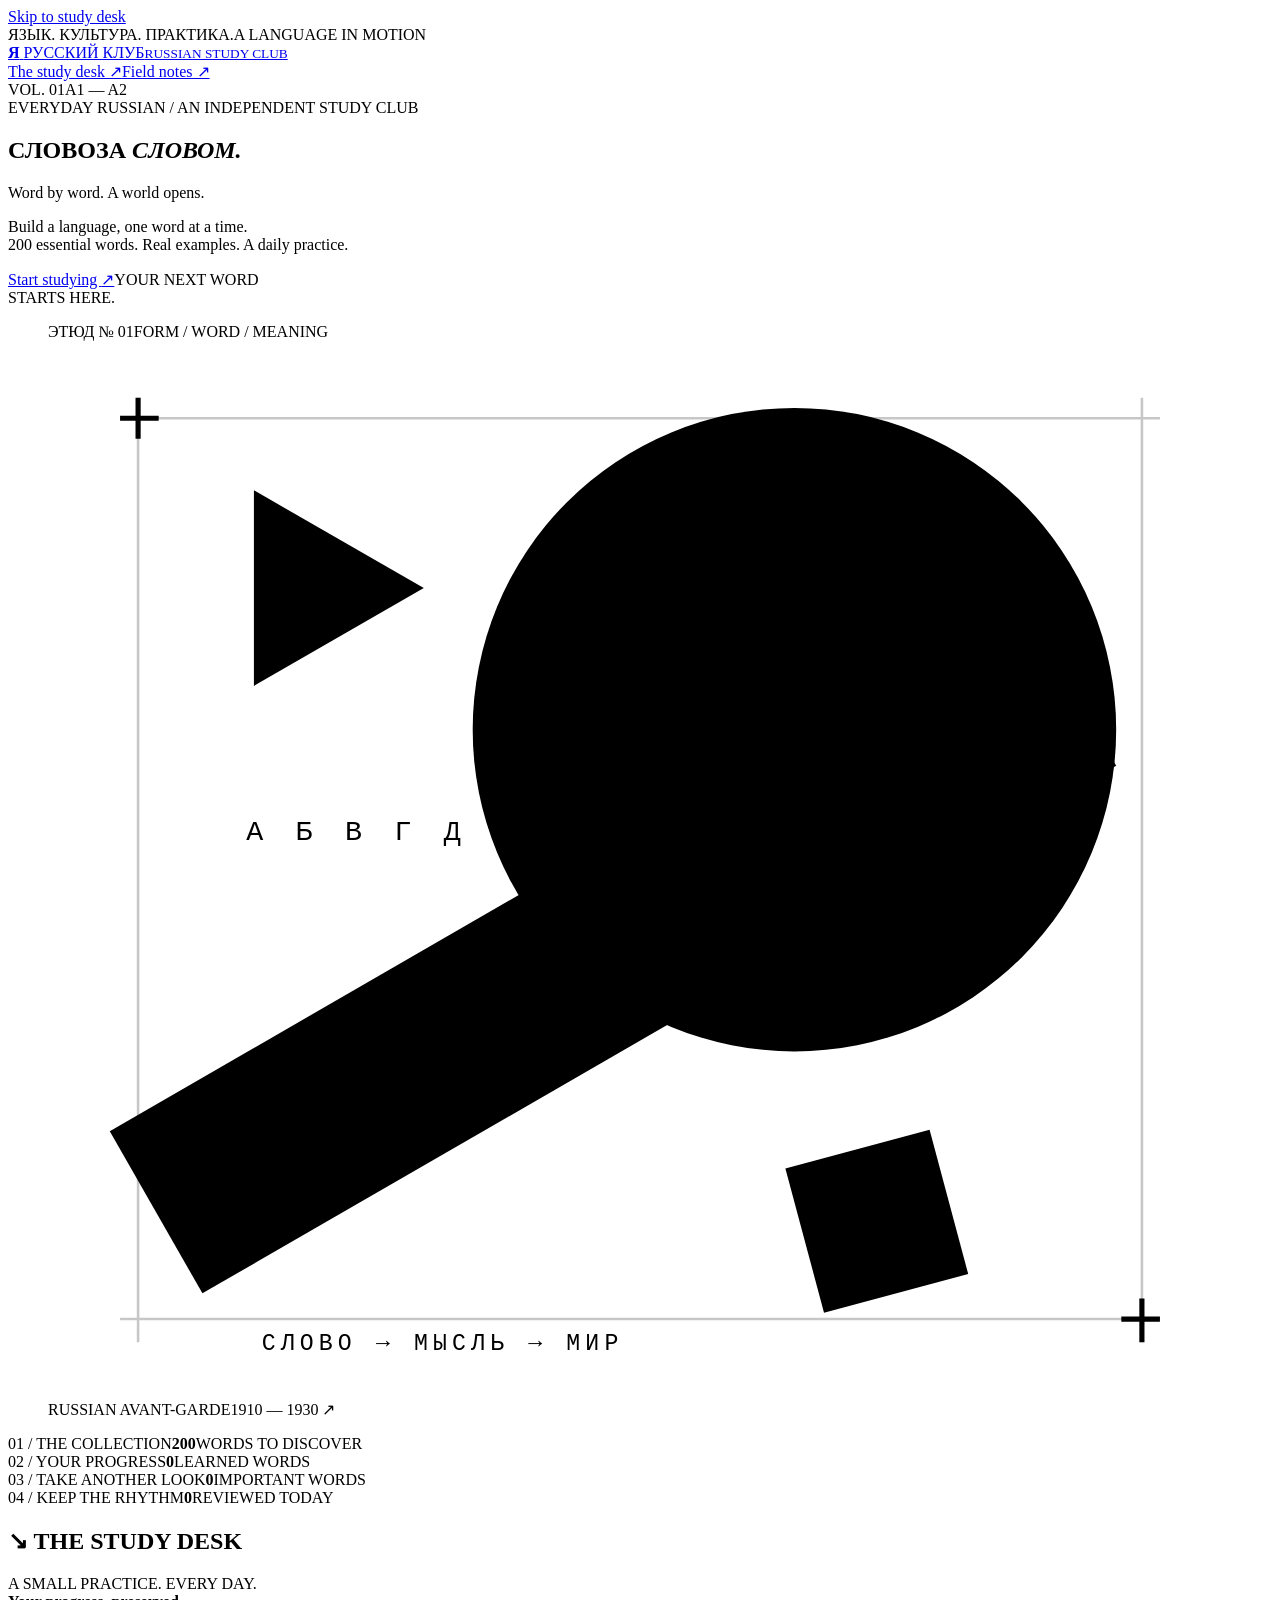
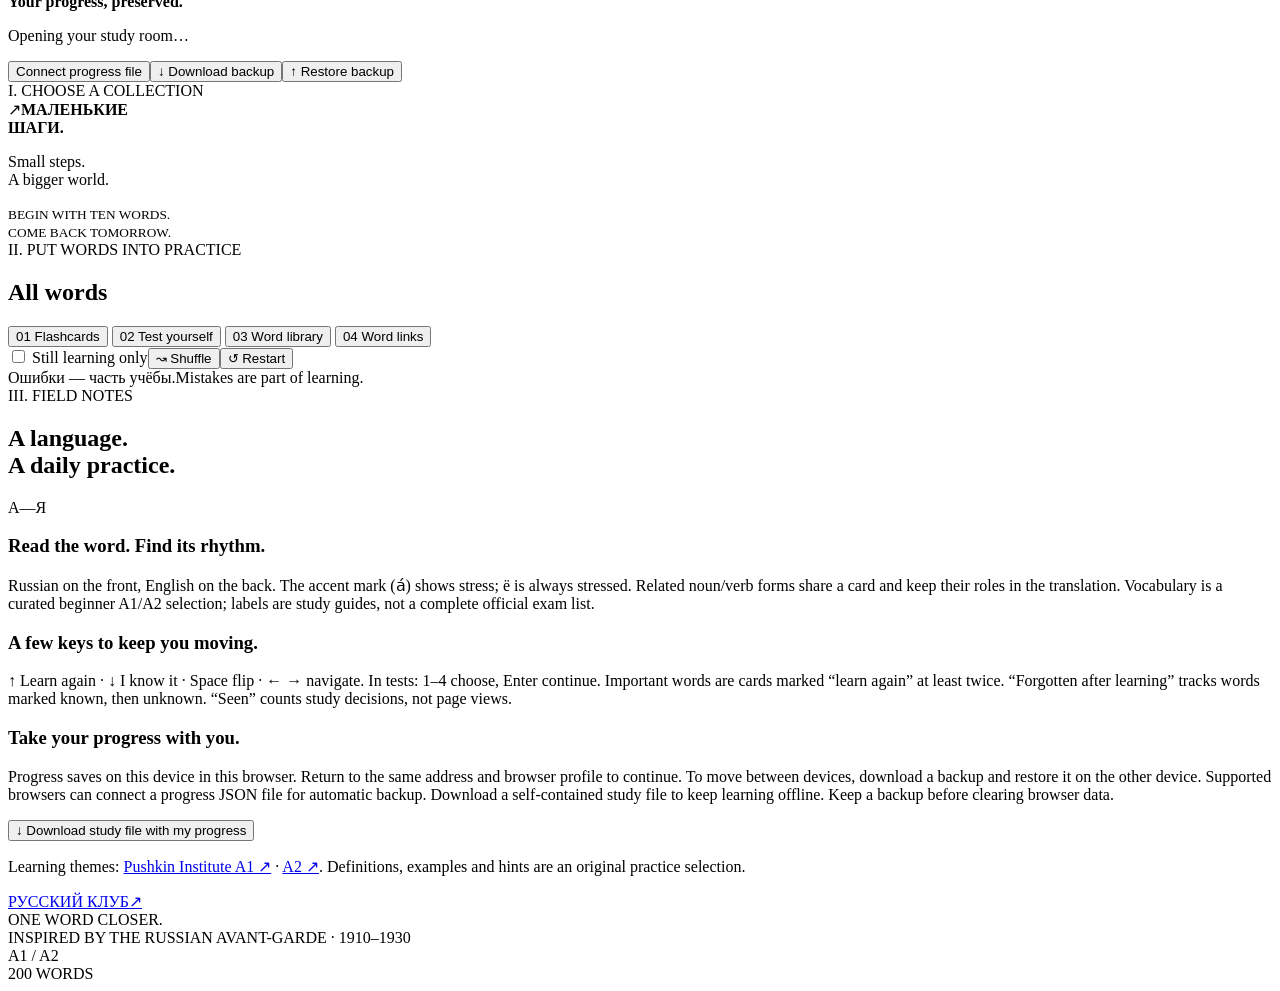
<file: template.html>
<!doctype html>
<html lang="en">
<head>
  <meta charset="utf-8">
  <meta name="viewport" content="width=device-width,initial-scale=1">
  <meta name="description" content="Learn everyday Russian with 200 A1/A2 flashcards, quizzes, stress marks and examples. A study desk inspired by the Russian avant-garde.">
  <meta name="theme-color" content="#c33426">
  <title>Русский клуб · Russian Study Club</title>
  <style>/*STYLE*/</style>
</head>
<body>
  <a class="skip-link" href="#study-room">Skip to study desk</a>
  <div class="topline"><span>ЯЗЫК. КУЛЬТУРА. ПРАКТИКА.</span><span>A LANGUAGE IN MOTION</span></div>
  <header class="masthead">
    <a class="brand" href="#" aria-label="Russian Study Club home">
      <b class="seal" lang="ru" aria-hidden="true">Я</b>
      <span><span class="brand-name" lang="ru">РУССКИЙ КЛУБ</span><small>RUSSIAN STUDY CLUB</small></span>
    </a>
    <div class="header-links"><a href="#study-room">The study desk ↗</a><a href="#field-notes">Field notes ↗</a></div>
    <span class="edition">VOL. 01<span>A1 — A2</span></span>
  </header>
  <main>
    <section class="intro" aria-labelledby="hero-title">
      <div class="intro-copy">
        <div class="eyebrow"><span class="red-square" aria-hidden="true"></span> EVERYDAY RUSSIAN / AN INDEPENDENT STUDY CLUB</div>
        <h1 id="hero-title" lang="ru"><span class="hero-word">СЛОВО</span><span class="hero-phrase">ЗА <em>СЛОВОМ.</em></span></h1>
        <p class="hero-translation">Word by word. A world opens.</p>
        <p class="intro-description">Build a language, one word at a time.<br>200 essential words. Real examples. A daily practice.</p>
        <div class="hero-action"><a class="start-study" href="#study-room">Start studying <span aria-hidden="true">↗</span></a><span>YOUR NEXT WORD<br>STARTS HERE.</span></div>
      </div>
      <figure class="poster">
        <div class="poster-caption"><span>ЭТЮД № 01</span><span>FORM / WORD / MEANING</span></div>
        <svg class="poster-art" viewBox="0 0 460 410" aria-hidden="true" focusable="false" xmlns="http://www.w3.org/2000/svg">
          <path d="M28 30H432M28 380H432M35 22V389M425 22V389" fill="none" stroke="currentColor" stroke-width="1" opacity=".22"/>
          <path d="M28 30H43M35 22V38M417 380H432M425 372V389" fill="none" stroke="currentColor" stroke-width="2"/>
          <circle cx="290" cy="151" r="125" fill="var(--red)"/>
          <text x="285" y="226" text-anchor="middle" fill="var(--paper)" font-family="Arial, sans-serif" font-size="211" font-weight="900">Я</text>
          <path d="M24 307L379 102L415 165L60 370Z" fill="var(--ink)"/>
          <text transform="translate(94 323) rotate(-30)" fill="var(--paper)" font-family="Arial, sans-serif" font-size="53" font-weight="800" letter-spacing="7">УЧИСЬ</text>
          <path d="M80 58L146 96L80 134Z" fill="var(--red)"/>
          <path d="M69 47V149M59 139H155" fill="none" stroke="var(--ink)" stroke-width="2"/>
          <rect x="293" y="313" width="58" height="58" fill="var(--ink)" transform="rotate(-15 322 342)"/>
          <path d="M369 286V364M357 286V364M345 286V304" stroke="var(--red)" stroke-width="5"/>
          <text x="77" y="194" fill="var(--ink)" font-family="monospace" font-size="11" letter-spacing="3">А Б В Г Д</text>
          <text x="83" y="392" fill="var(--ink)" font-family="monospace" font-size="9" letter-spacing="2">СЛОВО → МЫСЛЬ → МИР</text>
        </svg>
        <figcaption><span>RUSSIAN AVANT-GARDE</span><span>1910 — 1930 ↗</span></figcaption>
      </figure>
    </section>

    <section class="stats" aria-label="Study statistics">
      <div class="stat-total"><span class="stat-index">01 / THE COLLECTION</span><strong id="total">200</strong><span>WORDS TO DISCOVER</span></div>
      <div><span class="stat-index">02 / YOUR PROGRESS</span><strong id="learnedTotal">0</strong><span>LEARNED WORDS</span></div>
      <div><span class="stat-index">03 / TAKE ANOTHER LOOK</span><strong id="importantTotal">0</strong><span>IMPORTANT WORDS</span></div>
      <div><span class="stat-index">04 / KEEP THE RHYTHM</span><strong id="todayTotal">0</strong><span>REVIEWED TODAY</span></div>
    </section>

    <div class="desk-heading" id="study-room"><h2><span aria-hidden="true">↘</span> THE STUDY DESK</h2><span>A SMALL PRACTICE. EVERY DAY.</span></div>
    <section class="savebar" aria-label="Progress and backups">
      <div><b><span class="status-dot" aria-hidden="true"></span> Your progress, preserved.</b><p id="saveStatus" role="status">Opening your study room…</p></div>
      <div class="actions"><button id="connectFile">Connect progress file</button><button id="backup">↓ Download backup</button><button id="import">↑ Restore backup</button><input id="importFile" type="file" accept="application/json,.json" hidden></div>
    </section>

    <div class="workspace">
      <aside>
        <div class="eyebrow">I. CHOOSE A COLLECTION</div>
        <nav id="categories" aria-label="Word categories"></nav>
        <div class="little-note"><span class="note-symbol" aria-hidden="true">↗</span><strong lang="ru">МАЛЕНЬКИЕ<br>ШАГИ.</strong><p>Small steps.<br>A bigger world.</p><span class="note-rule"></span><small>BEGIN WITH TEN WORDS.<br>COME BACK TOMORROW.</small></div>
      </aside>
      <section class="study" aria-label="Study collection">
        <div class="eyebrow">II. PUT WORDS INTO PRACTICE</div>
        <div class="title-row"><h2 id="stackTitle">All words</h2><span id="stackCount" class="pill"></span></div>
        <div class="tabs" role="group" aria-label="Study mode">
          <button data-mode="cards"><span class="tab-number" aria-hidden="true">01</span> Flashcards</button>
          <button data-mode="quiz"><span class="tab-number" aria-hidden="true">02</span> Test yourself</button>
          <button data-mode="library"><span class="tab-number" aria-hidden="true">03</span> Word library</button>
          <button data-mode="links"><span class="tab-number" aria-hidden="true">04</span> Word links</button>
        </div>
        <div id="controls"><label><input id="unlearned" type="checkbox"> Still learning only</label><button id="shuffle">↝ Shuffle</button><button id="restart">↺ Restart</button></div>
        <div id="content"></div>
        <div class="motivation" id="motivation"><span lang="ru">Ошибки — часть учёбы.</span><span>Mistakes are part of learning.</span></div>
      </section>
    </div>

    <section class="about" id="field-notes" aria-labelledby="notes-title">
      <div class="about-title"><div class="eyebrow">III. FIELD NOTES</div><h2 id="notes-title">A language.<br>A daily practice.</h2><span class="about-mark" lang="ru" aria-hidden="true">А—Я</span></div>
      <div class="about-copy">
        <h3>Read the word. Find its rhythm.</h3>
        <p>Russian on the front, English on the back. The accent mark (а́) shows stress; ё is always stressed. Related noun/verb forms share a card and keep their roles in the translation. Vocabulary is a curated beginner A1/A2 selection; labels are study guides, not a complete official exam list.</p>
        <h3>A few keys to keep you moving.</h3>
        <p>↑ Learn again · ↓ I know it · Space flip · ← → navigate. In tests: 1–4 choose, Enter continue. Important words are cards marked “learn again” at least twice. “Forgotten after learning” tracks words marked known, then unknown. “Seen” counts study decisions, not page views.</p>
        <h3>Take your progress with you.</h3>
        <p>Progress saves on this device in this browser. Return to the same address and browser profile to continue. To move between devices, download a backup and restore it on the other device. Supported browsers can connect a progress JSON file for automatic backup. Download a self-contained study file to keep learning offline. Keep a backup before clearing browser data.</p>
        <button id="downloadHtml">↓ Download study file with my progress</button>
        <p class="source">Learning themes: <a href="https://www.pushkininstitute.ru/beginner" target="_blank" rel="noreferrer">Pushkin Institute A1 ↗</a> · <a href="https://www.pushkininstitute.ru/basic" target="_blank" rel="noreferrer">A2 ↗</a>. Definitions, examples and hints are an original practice selection.</p>
      </div>
    </section>
  </main>
  <footer><a class="footer-brand" href="#" lang="ru">РУССКИЙ КЛУБ<span aria-hidden="true">↗</span></a><div>ONE WORD CLOSER.<br><span>INSPIRED BY THE RUSSIAN AVANT-GARDE · 1910–1930</span></div><span class="footer-edition">A1 / A2<br>200 WORDS</span></footer>
  <dialog id="fileDialog"><div class="eyebrow">PROGRESS ARCHIVE</div><h2>Existing progress file</h2><p id="fileQuestion"></p><div class="actions"><button id="useExisting">Restore its progress</button><button id="replaceExisting">Replace with current progress</button><button id="cancelExisting">Cancel</button></div></dialog>
  <div id="toast" role="status"></div>
  <script id="word-data" type="application/json">/*WORDS*/</script>
  <script id="embedded-progress" type="application/json">null</script>
  <script>/*PERSISTENCE*/</script>
  <script>/*APP*/</script>
</body>
</html>
</file>
